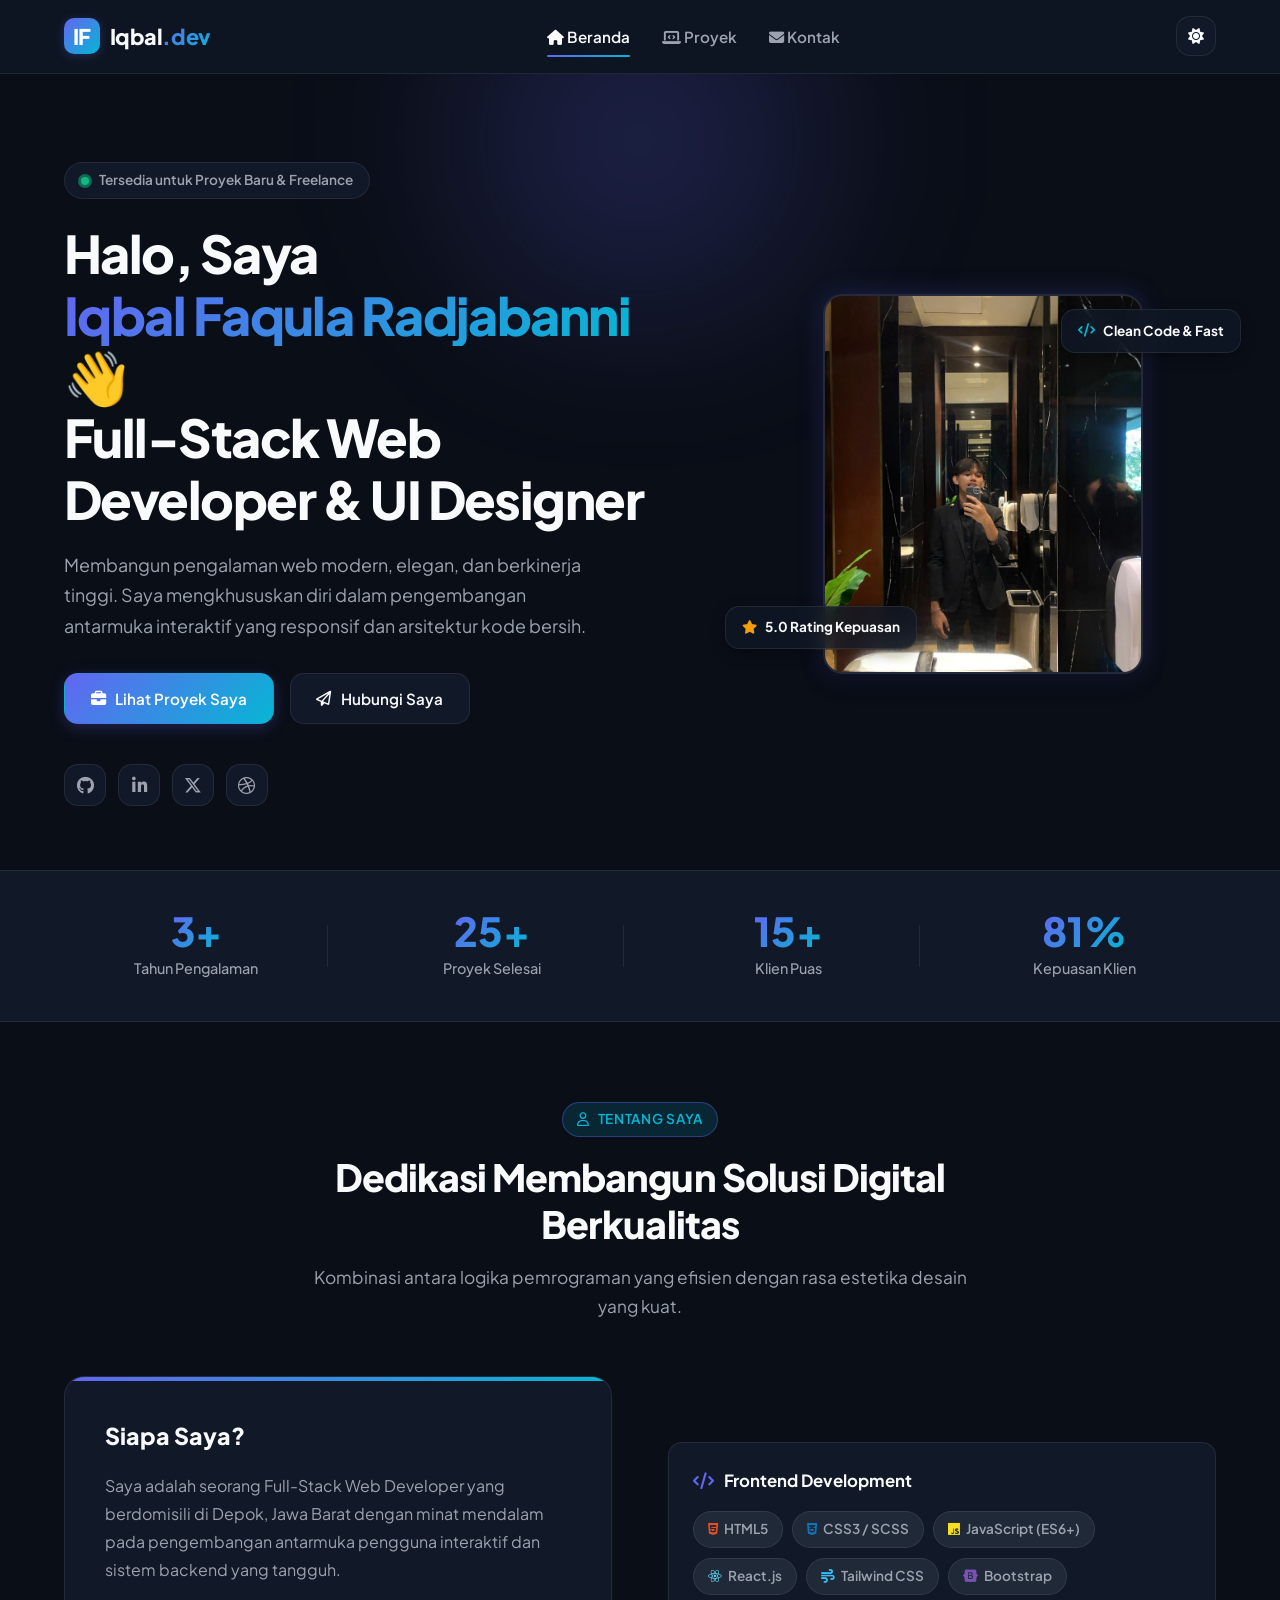
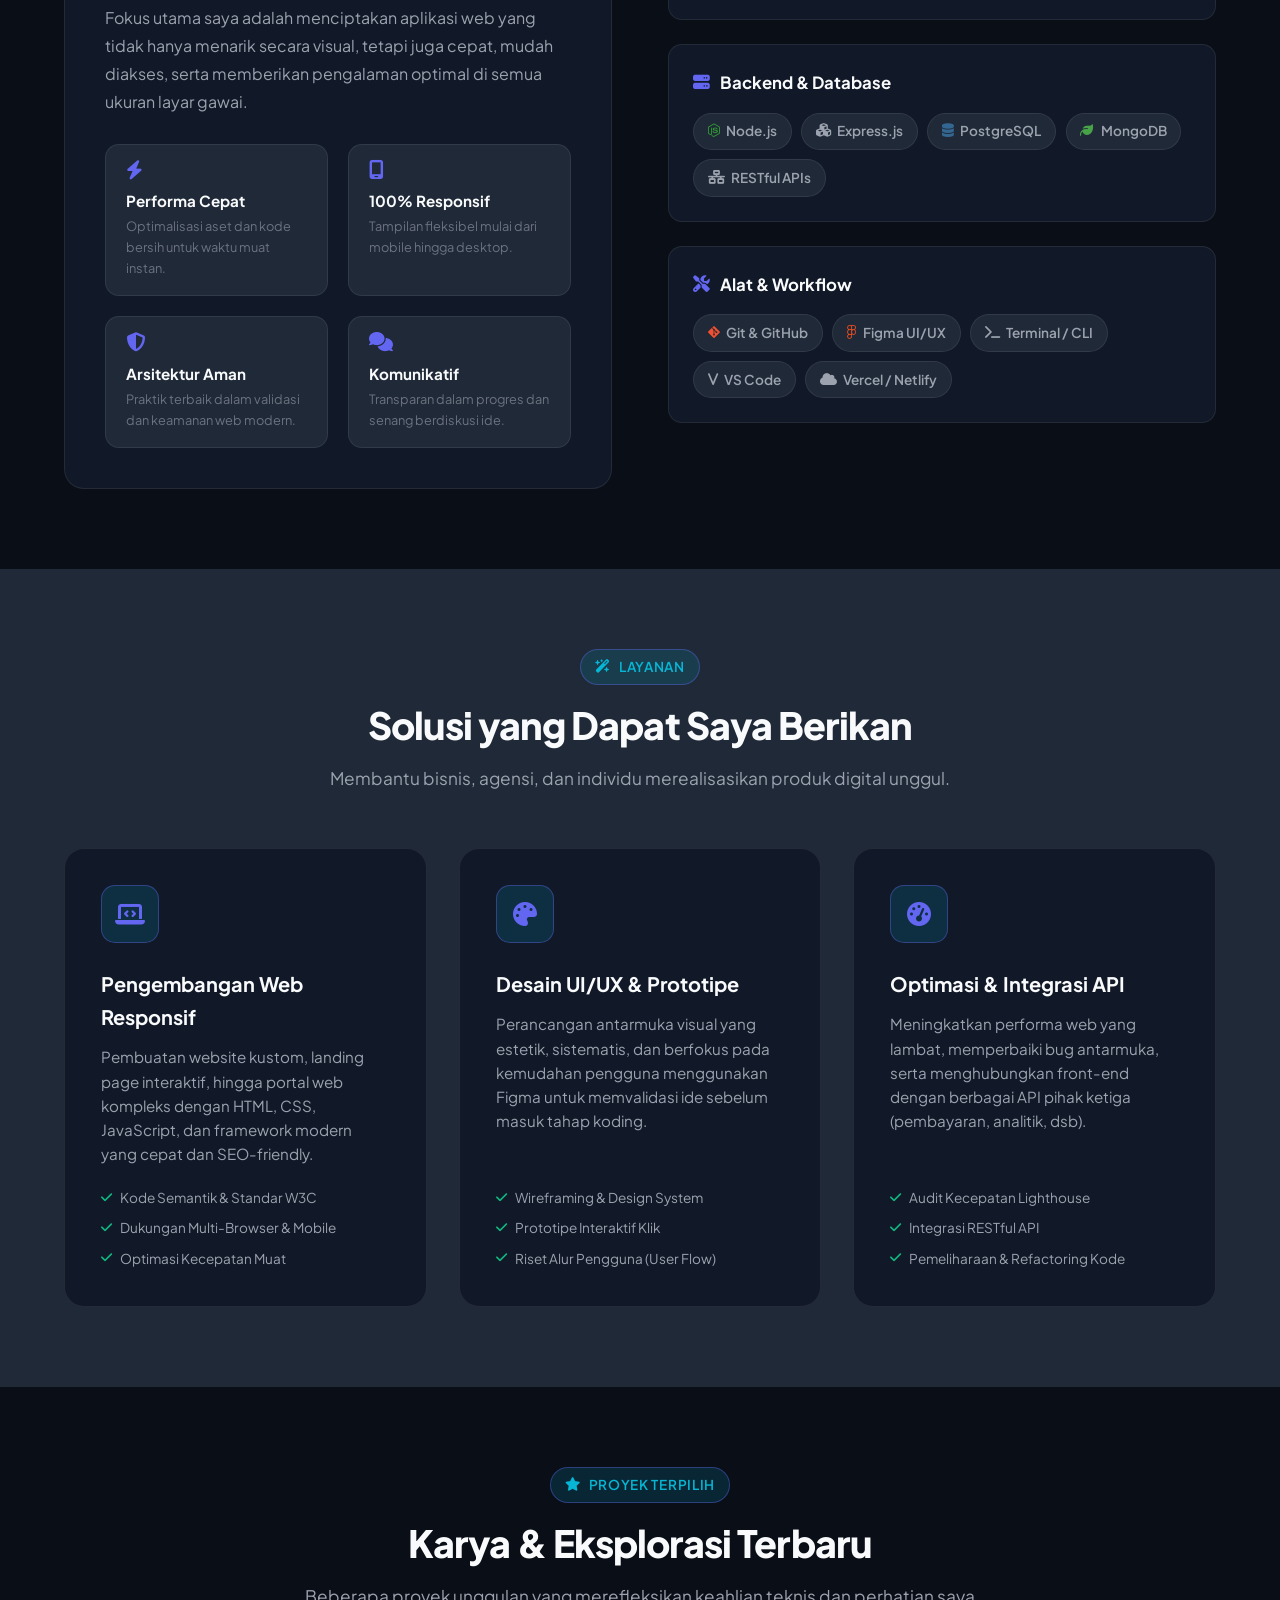
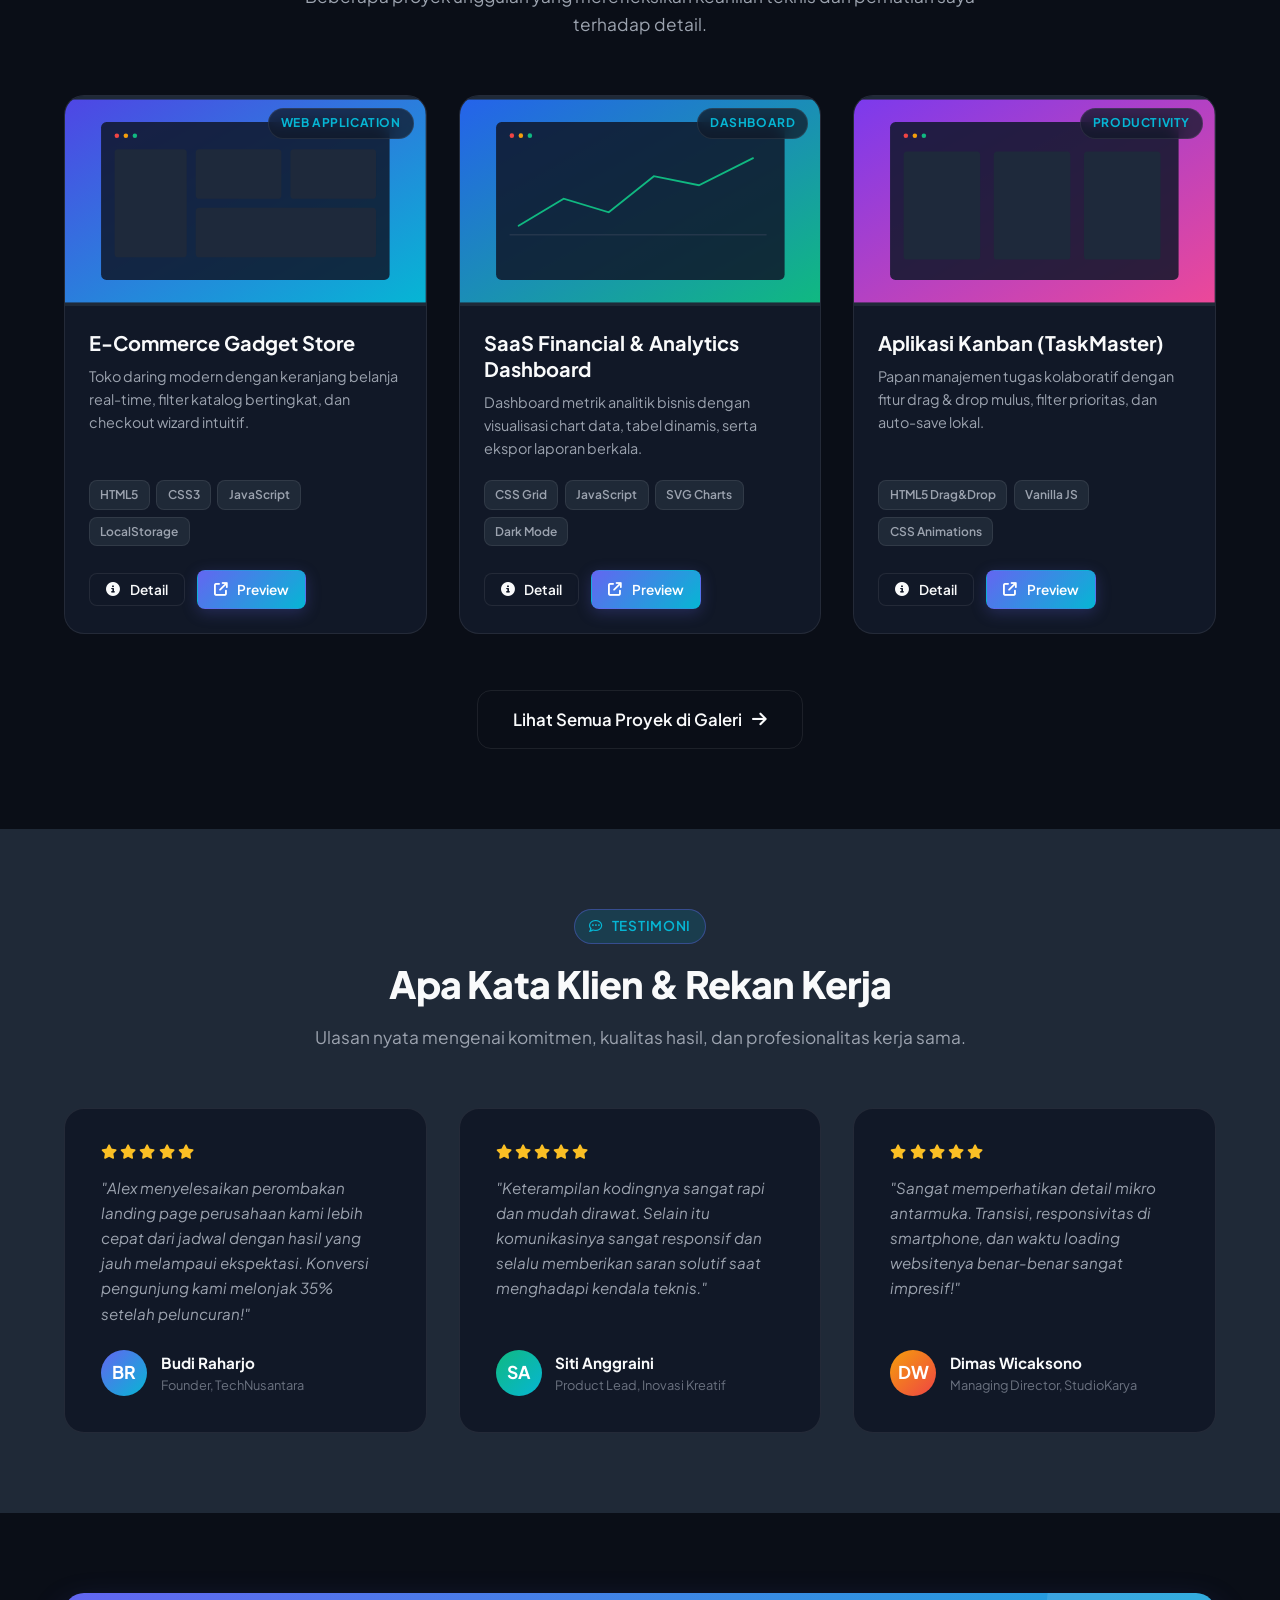
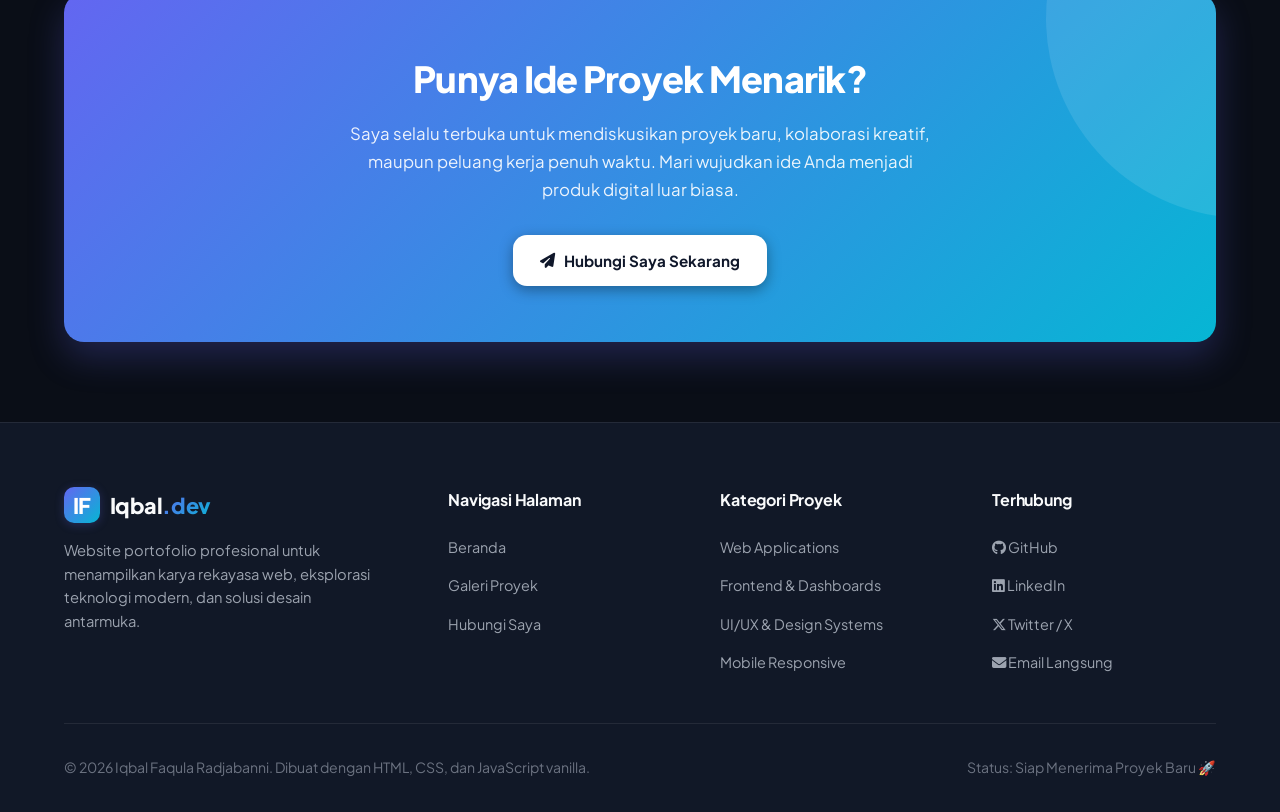
<file: index.html>
<!DOCTYPE html>
<html lang="id" data-theme="dark">
<head>
  <meta charset="UTF-8">
  <meta name="viewport" content="width=device-width, initial-scale=1.0">
  <meta name="description" content="Portofolio Pribadi Iqbal Faqula Radjabanni - Full-Stack Developer & UI/UX Designer. Berpengalaman membangun aplikasi web modern, responsif, dan performa tinggi.">
  <meta name="author" content="Iqbal Faqula Radjabanni">
  <title>Beranda | Portofolio Pribadi - Iqbal Faqula Radjabanni</title>

  <!-- Google Fonts: Plus Jakarta Sans -->
  <link rel="preconnect" href="https://fonts.googleapis.com">
  <link rel="preconnect" href="https://fonts.gstatic.com" crossorigin>
  <link href="https://fonts.googleapis.com/css2?family=Plus+Jakarta+Sans:wght@400;500;600;700;800&display=swap" rel="stylesheet">

  <!-- Font Awesome Icons -->
  <link rel="stylesheet" href="https://cdnjs.cloudflare.com/ajax/libs/font-awesome/6.5.1/css/all.min.css" integrity="sha512-DTOQO9RWCH3ppGqcWaEA1BIZOC6xxalwEsw9c2QQeAIftl+Vegovlnee1c9QX4TctnWMn13TZye+giMm8e2LwA==" crossorigin="anonymous" referrerpolicy="no-referrer" />

  <!-- Main CSS -->
  <link rel="stylesheet" href="css/style.css">
</head>
<body>

  <!-- ======================================================================
       HEADER / NAVBAR
       ====================================================================== -->
  <header class="header">
    <div class="container navbar">
      <a href="index.html" class="nav-brand" aria-label="Beranda Iqbal Faqula Radjabanni">
        <span class="nav-brand-logo">IF</span>
        <span>Iqbal<span class="gradient-text">.dev</span></span>
      </a>

      <!-- Navigation Links -->
      <nav id="nav-links" class="nav-links" aria-label="Navigasi Utama">
        <a href="index.html" class="nav-link active"><i class="fa-solid fa-house"></i> Beranda</a>
        <a href="proyek.html" class="nav-link"><i class="fa-solid fa-laptop-code"></i> Proyek</a>
        <a href="kontak.html" class="nav-link"><i class="fa-solid fa-envelope"></i> Kontak</a>
      </nav>

      <!-- Action Items: Theme Toggle & Hamburger -->
      <div class="nav-actions">
        <button id="theme-toggle" class="theme-toggle" aria-label="Beralih Mode Tema" title="Ganti Mode Tampilan">
          <i class="fa-solid fa-sun"></i>
        </button>
        <button id="hamburger-btn" class="hamburger" aria-label="Buka Menu Navigasi" aria-expanded="false">
          <span></span>
          <span></span>
          <span></span>
        </button>
      </div>
    </div>
  </header>

  <main>
    <!-- ======================================================================
         HERO SECTION
         ====================================================================== -->
    <section class="hero">
      <div class="hero-glow-bg"></div>
      <div class="container hero-grid">
        <div class="hero-info">
          <div class="hero-status-pill">
            <span class="status-dot"></span>
            <span>Tersedia untuk Proyek Baru & Freelance</span>
          </div>
          <h1 class="hero-title">
            Halo, Saya <span class="gradient-text">Iqbal Faqula Radjabanni</span> 👋<br>
            Full-Stack Web Developer & UI Designer
          </h1>
          <p class="hero-bio">
            Membangun pengalaman web modern, elegan, dan berkinerja tinggi. Saya mengkhususkan diri dalam pengembangan antarmuka interaktif yang responsif dan arsitektur kode bersih.
          </p>
          <div class="hero-cta">
            <a href="proyek.html" class="btn btn-primary">
              <i class="fa-solid fa-briefcase"></i> Lihat Proyek Saya
            </a>
            <a href="kontak.html" class="btn btn-secondary">
              <i class="fa-regular fa-paper-plane"></i> Hubungi Saya
            </a>
          </div>
          <div class="hero-socials">
            <a href="https://github.com/iqbalee-creator" target="_blank" rel="noopener noreferrer" class="social-link" aria-label="GitHub"><i class="fa-brands fa-github"></i></a>
            <a href="https://linkedin.com" target="_blank" rel="noopener noreferrer" class="social-link" aria-label="LinkedIn"><i class="fa-brands fa-linkedin-in"></i></a>
            <a href="https://twitter.com" target="_blank" rel="noopener noreferrer" class="social-link" aria-label="Twitter"><i class="fa-brands fa-x-twitter"></i></a>
            <a href="https://dribbble.com" target="_blank" rel="noopener noreferrer" class="social-link" aria-label="Dribbble"><i class="fa-brands fa-dribbble"></i></a>
          </div>
        </div>

        <!-- Hero Avatar Visual -->
        <div class="hero-visual">
          <div class="avatar-wrapper">
            <img src="img/profile.jpg" alt="Foto Profil Iqbal Faqula Radjabanni" class="avatar-img">
          </div>

          <!-- Floating Badges -->
          <div class="floating-badge badge-top-right">
            <i class="fa-solid fa-code" style="color: #06b6d4;"></i>
            <span>Clean Code & Fast</span>
          </div>
          <div class="floating-badge badge-bottom-left">
            <i class="fa-solid fa-star" style="color: #f59e0b;"></i>
            <span>5.0 Rating Kepuasan</span>
          </div>
        </div>
      </div>
    </section>

    <!-- ======================================================================
         STATS STRIP
         ====================================================================== -->
    <section class="stats-strip" aria-label="Statistik Pengalaman">
      <div class="container stats-grid">
        <div class="stat-item">
          <div class="stat-num gradient-text" data-target="3" data-suffix="+">3+</div>
          <div class="stat-label">Tahun Pengalaman</div>
        </div>
        <div class="stat-item">
          <div class="stat-num gradient-text" data-target="25" data-suffix="+">25+</div>
          <div class="stat-label">Proyek Selesai</div>
        </div>
        <div class="stat-item">
          <div class="stat-num gradient-text" data-target="15" data-suffix="+">15+</div>
          <div class="stat-label">Klien Puas</div>
        </div>
        <div class="stat-item">
          <div class="stat-num gradient-text" data-target="99" data-suffix="%">99%</div>
          <div class="stat-label">Kepuasan Klien</div>
        </div>
      </div>
    </section>

    <!-- ======================================================================
         ABOUT & SKILLS SECTION
         ====================================================================== -->
    <section class="section-padding" id="tentang">
      <div class="container">
        <div class="section-header">
          <span class="section-tag"><i class="fa-regular fa-user"></i> Tentang Saya</span>
          <h2 class="section-title">Dedikasi Membangun Solusi Digital Berkualitas</h2>
          <p class="section-desc">Kombinasi antara logika pemrograman yang efisien dengan rasa estetika desain yang kuat.</p>
        </div>

        <div class="about-grid">
          <!-- Left Column: Biography Card -->
          <div class="about-card">
            <h3 style="font-size: 1.45rem; font-weight: 800; margin-bottom: 1rem;">Siapa Saya?</h3>
            <p class="about-p">
              Saya adalah seorang Full-Stack Web Developer yang berdomisili di Depok, Jawa Barat dengan minat mendalam pada pengembangan antarmuka pengguna interaktif dan sistem backend yang tangguh.
            </p>
            <p class="about-p">
              Fokus utama saya adalah menciptakan aplikasi web yang tidak hanya menarik secara visual, tetapi juga cepat, mudah diakses, serta memberikan pengalaman optimal di semua ukuran layar gawai.
            </p>

            <div class="about-highlights">
              <div class="highlight-box">
                <i class="fa-solid fa-bolt"></i>
                <h4>Performa Cepat</h4>
                <p>Optimalisasi aset dan kode bersih untuk waktu muat instan.</p>
              </div>
              <div class="highlight-box">
                <i class="fa-solid fa-mobile-screen"></i>
                <h4>100% Responsif</h4>
                <p>Tampilan fleksibel mulai dari mobile hingga desktop.</p>
              </div>
              <div class="highlight-box">
                <i class="fa-solid fa-shield-halved"></i>
                <h4>Arsitektur Aman</h4>
                <p>Praktik terbaik dalam validasi dan keamanan web modern.</p>
              </div>
              <div class="highlight-box">
                <i class="fa-solid fa-comments"></i>
                <h4>Komunikatif</h4>
                <p>Transparan dalam progres dan senang berdiskusi ide.</p>
              </div>
            </div>
          </div>

          <!-- Right Column: Skills Categorized -->
          <div class="skills-column">
            <!-- Frontend -->
            <div class="skill-category">
              <div class="skill-cat-title">
                <i class="fa-solid fa-code"></i>
                <span>Frontend Development</span>
              </div>
              <div class="skill-tags">
                <span class="skill-tag"><i class="fa-brands fa-html5" style="color: #e34f26;"></i> HTML5</span>
                <span class="skill-tag"><i class="fa-brands fa-css3-alt" style="color: #1572b6;"></i> CSS3 / SCSS</span>
                <span class="skill-tag"><i class="fa-brands fa-js" style="color: #f7df1e;"></i> JavaScript (ES6+)</span>
                <span class="skill-tag"><i class="fa-brands fa-react" style="color: #61dafb;"></i> React.js</span>
                <span class="skill-tag"><i class="fa-solid fa-wind" style="color: #38bdf8;"></i> Tailwind CSS</span>
                <span class="skill-tag"><i class="fa-brands fa-bootstrap" style="color: #7952b3;"></i> Bootstrap</span>
              </div>
            </div>

            <!-- Backend & Databases -->
            <div class="skill-category">
              <div class="skill-cat-title">
                <i class="fa-solid fa-server"></i>
                <span>Backend & Database</span>
              </div>
              <div class="skill-tags">
                <span class="skill-tag"><i class="fa-brands fa-node-js" style="color: #339933;"></i> Node.js</span>
                <span class="skill-tag"><i class="fa-solid fa-cubes"></i> Express.js</span>
                <span class="skill-tag"><i class="fa-solid fa-database" style="color: #336791;"></i> PostgreSQL</span>
                <span class="skill-tag"><i class="fa-solid fa-leaf" style="color: #47a248;"></i> MongoDB</span>
                <span class="skill-tag"><i class="fa-solid fa-network-wired"></i> RESTful APIs</span>
              </div>
            </div>

            <!-- Tools & Workflow -->
            <div class="skill-category">
              <div class="skill-cat-title">
                <i class="fa-solid fa-screwdriver-wrench"></i>
                <span>Alat & Workflow</span>
              </div>
              <div class="skill-tags">
                <span class="skill-tag"><i class="fa-brands fa-git-alt" style="color: #f05032;"></i> Git & GitHub</span>
                <span class="skill-tag"><i class="fa-brands fa-figma" style="color: #f24e1e;"></i> Figma UI/UX</span>
                <span class="skill-tag"><i class="fa-solid fa-terminal"></i> Terminal / CLI</span>
                <span class="skill-tag"><i class="fa-solid fa-v"></i> VS Code</span>
                <span class="skill-tag"><i class="fa-solid fa-cloud"></i> Vercel / Netlify</span>
              </div>
            </div>
          </div>
        </div>
      </div>
    </section>

    <!-- ======================================================================
         SERVICES SECTION
         ====================================================================== -->
    <section class="section-padding" style="background: var(--bg-surface-elevated);" id="layanan">
      <div class="container">
        <div class="section-header">
          <span class="section-tag"><i class="fa-solid fa-wand-magic-sparkles"></i> Layanan</span>
          <h2 class="section-title">Solusi yang Dapat Saya Berikan</h2>
          <p class="section-desc">Membantu bisnis, agensi, dan individu merealisasikan produk digital unggul.</p>
        </div>

        <div class="services-grid">
          <!-- Service 1 -->
          <div class="service-card">
            <div class="service-icon">
              <i class="fa-solid fa-laptop-code"></i>
            </div>
            <h3 class="service-title">Pengembangan Web Responsif</h3>
            <p class="service-desc">
              Pembuatan website kustom, landing page interaktif, hingga portal web kompleks dengan HTML, CSS, JavaScript, dan framework modern yang cepat dan SEO-friendly.
            </p>
            <div class="service-features">
              <div class="service-feature"><i class="fa-solid fa-check"></i> Kode Semantik & Standar W3C</div>
              <div class="service-feature"><i class="fa-solid fa-check"></i> Dukungan Multi-Browser & Mobile</div>
              <div class="service-feature"><i class="fa-solid fa-check"></i> Optimasi Kecepatan Muat</div>
            </div>
          </div>

          <!-- Service 2 -->
          <div class="service-card">
            <div class="service-icon">
              <i class="fa-solid fa-palette"></i>
            </div>
            <h3 class="service-title">Desain UI/UX & Prototipe</h3>
            <p class="service-desc">
              Perancangan antarmuka visual yang estetik, sistematis, dan berfokus pada kemudahan pengguna menggunakan Figma untuk memvalidasi ide sebelum masuk tahap koding.
            </p>
            <div class="service-features">
              <div class="service-feature"><i class="fa-solid fa-check"></i> Wireframing & Design System</div>
              <div class="service-feature"><i class="fa-solid fa-check"></i> Prototipe Interaktif Klik</div>
              <div class="service-feature"><i class="fa-solid fa-check"></i> Riset Alur Pengguna (User Flow)</div>
            </div>
          </div>

          <!-- Service 3 -->
          <div class="service-card">
            <div class="service-icon">
              <i class="fa-solid fa-gauge-high"></i>
            </div>
            <h3 class="service-title">Optimasi & Integrasi API</h3>
            <p class="service-desc">
              Meningkatkan performa web yang lambat, memperbaiki bug antarmuka, serta menghubungkan front-end dengan berbagai API pihak ketiga (pembayaran, analitik, dsb).
            </p>
            <div class="service-features">
              <div class="service-feature"><i class="fa-solid fa-check"></i> Audit Kecepatan Lighthouse</div>
              <div class="service-feature"><i class="fa-solid fa-check"></i> Integrasi RESTful API</div>
              <div class="service-feature"><i class="fa-solid fa-check"></i> Pemeliharaan & Refactoring Kode</div>
            </div>
          </div>
        </div>
      </div>
    </section>

    <!-- ======================================================================
         FEATURED PROJECTS SECTION
         ====================================================================== -->
    <section class="section-padding" id="proyek-unggulan">
      <div class="container">
        <div class="section-header">
          <span class="section-tag"><i class="fa-solid fa-star"></i> Proyek Terpilih</span>
          <h2 class="section-title">Karya & Eksplorasi Terbaru</h2>
          <p class="section-desc">Beberapa proyek unggulan yang merefleksikan keahlian teknis dan perhatian saya terhadap detail.</p>
        </div>

        <div class="projects-grid">
          <!-- Project 1 -->
          <article class="project-card" data-category="web">
            <div class="project-thumb">
              <span class="project-category-badge">Web Application</span>
              <!-- SVG Visual Mockup -->
              <svg viewBox="0 0 800 450" width="100%" height="100%">
                <defs>
                  <linearGradient id="p1Grad" x1="0%" y1="0%" x2="100%" y2="100%">
                    <stop offset="0%" stop-color="#4f46e5" />
                    <stop offset="100%" stop-color="#06b6d4" />
                  </linearGradient>
                </defs>
                <rect width="100%" height="100%" fill="url(#p1Grad)" />
                <rect x="80" y="50" width="640" height="350" rx="12" fill="#0f172a" opacity="0.85" />
                <circle cx="115" cy="80" r="5" fill="#ef4444" />
                <circle cx="135" cy="80" r="5" fill="#f59e0b" />
                <circle cx="155" cy="80" r="5" fill="#10b981" />
                <rect x="110" y="110" width="160" height="240" rx="8" fill="#1e293b" />
                <rect x="290" y="110" width="190" height="110" rx="8" fill="#1e293b" />
                <rect x="500" y="110" width="190" height="110" rx="8" fill="#1e293b" />
                <rect x="290" y="240" width="400" height="110" rx="8" fill="#1e293b" />
              </svg>
            </div>
            <div class="project-content">
              <h3 class="project-title">E-Commerce Gadget Store</h3>
              <p class="project-desc">
                Toko daring modern dengan keranjang belanja real-time, filter katalog bertingkat, dan checkout wizard intuitif.
              </p>
              <div class="project-tech">
                <span class="tech-badge">HTML5</span>
                <span class="tech-badge">CSS3</span>
                <span class="tech-badge">JavaScript</span>
                <span class="tech-badge">LocalStorage</span>
              </div>
              <div class="project-actions">
                <button type="button" class="btn btn-secondary btn-sm open-modal-btn" data-id="1">
                  <i class="fa-solid fa-circle-info"></i> Detail
                </button>
                <a href="proyek.html" class="btn btn-primary btn-sm">
                  <i class="fa-solid fa-arrow-up-right-from-square"></i> Preview
                </a>
              </div>
            </div>
          </article>

          <!-- Project 2 -->
          <article class="project-card" data-category="frontend">
            <div class="project-thumb">
              <span class="project-category-badge">Dashboard</span>
              <svg viewBox="0 0 800 450" width="100%" height="100%">
                <defs>
                  <linearGradient id="p2Grad" x1="0%" y1="0%" x2="100%" y2="100%">
                    <stop offset="0%" stop-color="#2563eb" />
                    <stop offset="100%" stop-color="#10b981" />
                  </linearGradient>
                </defs>
                <rect width="100%" height="100%" fill="url(#p2Grad)" />
                <rect x="80" y="50" width="640" height="350" rx="12" fill="#0f172a" opacity="0.85" />
                <circle cx="115" cy="80" r="5" fill="#ef4444" />
                <circle cx="135" cy="80" r="5" fill="#f59e0b" />
                <circle cx="155" cy="80" r="5" fill="#10b981" />
                <line x1="110" y1="300" x2="680" y2="300" stroke="#334155" stroke-width="2"/>
                <polyline points="130,280 230,220 330,250 430,170 530,190 650,130" fill="none" stroke="#10b981" stroke-width="4" stroke-linecap="round"/>
              </svg>
            </div>
            <div class="project-content">
              <h3 class="project-title">SaaS Financial & Analytics Dashboard</h3>
              <p class="project-desc">
                Dashboard metrik analitik bisnis dengan visualisasi chart data, tabel dinamis, serta ekspor laporan berkala.
              </p>
              <div class="project-tech">
                <span class="tech-badge">CSS Grid</span>
                <span class="tech-badge">JavaScript</span>
                <span class="tech-badge">SVG Charts</span>
                <span class="tech-badge">Dark Mode</span>
              </div>
              <div class="project-actions">
                <button type="button" class="btn btn-secondary btn-sm open-modal-btn" data-id="2">
                  <i class="fa-solid fa-circle-info"></i> Detail
                </button>
                <a href="proyek.html" class="btn btn-primary btn-sm">
                  <i class="fa-solid fa-arrow-up-right-from-square"></i> Preview
                </a>
              </div>
            </div>
          </article>

          <!-- Project 3 -->
          <article class="project-card" data-category="web">
            <div class="project-thumb">
              <span class="project-category-badge">Productivity</span>
              <svg viewBox="0 0 800 450" width="100%" height="100%">
                <defs>
                  <linearGradient id="p3Grad" x1="0%" y1="0%" x2="100%" y2="100%">
                    <stop offset="0%" stop-color="#7c3aed" />
                    <stop offset="100%" stop-color="#ec4899" />
                  </linearGradient>
                </defs>
                <rect width="100%" height="100%" fill="url(#p3Grad)" />
                <rect x="80" y="50" width="640" height="350" rx="12" fill="#0f172a" opacity="0.85" />
                <circle cx="115" cy="80" r="5" fill="#ef4444" />
                <circle cx="135" cy="80" r="5" fill="#f59e0b" />
                <circle cx="155" cy="80" r="5" fill="#10b981" />
                <!-- 3 Kanban Columns -->
                <rect x="110" y="115" width="170" height="240" rx="8" fill="#1e293b" />
                <rect x="310" y="115" width="170" height="240" rx="8" fill="#1e293b" />
                <rect x="510" y="115" width="170" height="240" rx="8" fill="#1e293b" />
              </svg>
            </div>
            <div class="project-content">
              <h3 class="project-title">Aplikasi Kanban (TaskMaster)</h3>
              <p class="project-desc">
                Papan manajemen tugas kolaboratif dengan fitur drag & drop mulus, filter prioritas, dan auto-save lokal.
              </p>
              <div class="project-tech">
                <span class="tech-badge">HTML5 Drag&Drop</span>
                <span class="tech-badge">Vanilla JS</span>
                <span class="tech-badge">CSS Animations</span>
              </div>
              <div class="project-actions">
                <button type="button" class="btn btn-secondary btn-sm open-modal-btn" data-id="3">
                  <i class="fa-solid fa-circle-info"></i> Detail
                </button>
                <a href="proyek.html" class="btn btn-primary btn-sm">
                  <i class="fa-solid fa-arrow-up-right-from-square"></i> Preview
                </a>
              </div>
            </div>
          </article>
        </div>

        <!-- View All Projects Button -->
        <div style="text-align: center; margin-top: 3.5rem;">
          <a href="proyek.html" class="btn btn-outline" style="padding: 0.9rem 2.2rem; font-size: 1.05rem;">
            <span>Lihat Semua Proyek di Galeri</span>
            <i class="fa-solid fa-arrow-right"></i>
          </a>
        </div>
      </div>
    </section>

    <!-- ======================================================================
         TESTIMONIALS SECTION
         ====================================================================== -->
    <section class="section-padding" style="background: var(--bg-surface-elevated);" id="testimoni">
      <div class="container">
        <div class="section-header">
          <span class="section-tag"><i class="fa-regular fa-comment-dots"></i> Testimoni</span>
          <h2 class="section-title">Apa Kata Klien & Rekan Kerja</h2>
          <p class="section-desc">Ulasan nyata mengenai komitmen, kualitas hasil, dan profesionalitas kerja sama.</p>
        </div>

        <div class="testimonials-grid">
          <!-- Testimonial 1 -->
          <div class="testimonial-card">
            <div class="testimonial-stars">
              <i class="fa-solid fa-star"></i><i class="fa-solid fa-star"></i><i class="fa-solid fa-star"></i><i class="fa-solid fa-star"></i><i class="fa-solid fa-star"></i>
            </div>
            <p class="testimonial-text">
              "Alex menyelesaikan perombakan landing page perusahaan kami lebih cepat dari jadwal dengan hasil yang jauh melampaui ekspektasi. Konversi pengunjung kami melonjak 35% setelah peluncuran!"
            </p>
            <div class="testimonial-author">
              <div class="author-avatar">BR</div>
              <div>
                <div class="author-name">Budi Raharjo</div>
                <div class="author-role">Founder, TechNusantara</div>
              </div>
            </div>
          </div>

          <!-- Testimonial 2 -->
          <div class="testimonial-card">
            <div class="testimonial-stars">
              <i class="fa-solid fa-star"></i><i class="fa-solid fa-star"></i><i class="fa-solid fa-star"></i><i class="fa-solid fa-star"></i><i class="fa-solid fa-star"></i>
            </div>
            <p class="testimonial-text">
              "Keterampilan kodingnya sangat rapi dan mudah dirawat. Selain itu komunikasinya sangat responsif dan selalu memberikan saran solutif saat menghadapi kendala teknis."
            </p>
            <div class="testimonial-author">
              <div class="author-avatar" style="background: linear-gradient(135deg, #10b981, #06b6d4);">SA</div>
              <div>
                <div class="author-name">Siti Anggraini</div>
                <div class="author-role">Product Lead, Inovasi Kreatif</div>
              </div>
            </div>
          </div>

          <!-- Testimonial 3 -->
          <div class="testimonial-card">
            <div class="testimonial-stars">
              <i class="fa-solid fa-star"></i><i class="fa-solid fa-star"></i><i class="fa-solid fa-star"></i><i class="fa-solid fa-star"></i><i class="fa-solid fa-star"></i>
            </div>
            <p class="testimonial-text">
              "Sangat memperhatikan detail mikro antarmuka. Transisi, responsivitas di smartphone, dan waktu loading websitenya benar-benar sangat impresif!"
            </p>
            <div class="testimonial-author">
              <div class="author-avatar" style="background: linear-gradient(135deg, #f59e0b, #ef4444);">DW</div>
              <div>
                <div class="author-name">Dimas Wicaksono</div>
                <div class="author-role">Managing Director, StudioKarya</div>
              </div>
            </div>
          </div>
        </div>
      </div>
    </section>

    <!-- ======================================================================
         CTA BANNER
         ====================================================================== -->
    <section class="section-padding">
      <div class="container">
        <div class="cta-banner">
          <h2 class="cta-title">Punya Ide Proyek Menarik?</h2>
          <p class="cta-desc">
            Saya selalu terbuka untuk mendiskusikan proyek baru, kolaborasi kreatif, maupun peluang kerja penuh waktu. Mari wujudkan ide Anda menjadi produk digital luar biasa.
          </p>
          <a href="kontak.html" class="btn cta-btn">
            <i class="fa-solid fa-paper-plane"></i> Hubungi Saya Sekarang
          </a>
        </div>
      </div>
    </section>
  </main>

  <!-- ======================================================================
       PROJECT DETAIL MODAL POPUP
       ====================================================================== -->
  <div id="project-modal" class="modal-overlay" role="dialog" aria-modal="true" aria-labelledby="modal-title">
    <div class="modal-dialog">
      <button id="modal-close-btn" class="modal-close-btn" aria-label="Tutup Dialog Modal">
        <i class="fa-solid fa-xmark"></i>
      </button>
      <div id="modal-img-container" class="modal-hero-img"></div>
      <div class="modal-body">
        <span id="modal-category" class="modal-category-tag">Kategori</span>
        <h2 id="modal-title" class="modal-title">Judul Proyek</h2>
        <p id="modal-desc" class="modal-desc">Deskripsi proyek yang lengkap.</p>

        <div class="modal-detail-section">
          <h4 class="modal-detail-title"><i class="fa-solid fa-puzzle-piece" style="color: var(--accent-primary);"></i> Tantangan Proyek</h4>
          <p id="modal-challenges" class="modal-desc" style="margin-bottom: 0.8rem;"></p>
        </div>

        <div class="modal-detail-section">
          <h4 class="modal-detail-title"><i class="fa-solid fa-lightbulb" style="color: #f59e0b;"></i> Solusi Teknis</h4>
          <p id="modal-solution" class="modal-desc" style="margin-bottom: 0.8rem;"></p>
        </div>

        <div class="modal-detail-section">
          <h4 class="modal-detail-title"><i class="fa-solid fa-list-check" style="color: var(--success);"></i> Fitur Utama</h4>
          <div id="modal-features" class="modal-feature-list"></div>
        </div>

        <div class="modal-detail-section">
          <h4 class="modal-detail-title"><i class="fa-solid fa-layer-group" style="color: var(--accent-secondary);"></i> Teknologi yang Digunakan</h4>
          <div id="modal-tech" class="project-tech"></div>
        </div>

        <div class="modal-footer-actions">
          <a id="modal-live-btn" href="#" target="_blank" rel="noopener noreferrer" class="btn btn-primary btn-sm">
            <i class="fa-solid fa-arrow-up-right-from-square"></i> Demo Langsung
          </a>
          <a id="modal-github-btn" href="#" target="_blank" rel="noopener noreferrer" class="btn btn-secondary btn-sm">
            <i class="fa-brands fa-github"></i> Lihat Repository
          </a>
        </div>
      </div>
    </div>
  </div>

  <!-- ======================================================================
       FOOTER
       ====================================================================== -->
  <footer class="footer">
    <div class="container">
      <div class="footer-grid">
        <div>
          <a href="index.html" class="nav-brand">
            <span class="nav-brand-logo">IF</span>
            <span>Iqbal<span class="gradient-text">.dev</span></span>
          </a>
          <p class="footer-brand-p">
            Website portofolio profesional untuk menampilkan karya rekayasa web, eksplorasi teknologi modern, dan solusi desain antarmuka.
          </p>
        </div>
        <div>
          <h4 class="footer-col-title">Navigasi Halaman</h4>
          <ul class="footer-links">
            <li><a href="index.html" class="footer-link">Beranda</a></li>
            <li><a href="proyek.html" class="footer-link">Galeri Proyek</a></li>
            <li><a href="kontak.html" class="footer-link">Hubungi Saya</a></li>
          </ul>
        </div>
        <div>
          <h4 class="footer-col-title">Kategori Proyek</h4>
          <ul class="footer-links">
            <li><a href="proyek.html" class="footer-link">Web Applications</a></li>
            <li><a href="proyek.html" class="footer-link">Frontend & Dashboards</a></li>
            <li><a href="proyek.html" class="footer-link">UI/UX & Design Systems</a></li>
            <li><a href="proyek.html" class="footer-link">Mobile Responsive</a></li>
          </ul>
        </div>
        <div>
          <h4 class="footer-col-title">Terhubung</h4>
          <ul class="footer-links">
            <li><a href="https://github.com/iqbalee-creator" target="_blank" rel="noopener noreferrer" class="footer-link"><i class="fa-brands fa-github"></i> GitHub</a></li>
            <li><a href="https://linkedin.com" target="_blank" rel="noopener noreferrer" class="footer-link"><i class="fa-brands fa-linkedin"></i> LinkedIn</a></li>
            <li><a href="https://twitter.com" target="_blank" rel="noopener noreferrer" class="footer-link"><i class="fa-brands fa-x-twitter"></i> Twitter / X</a></li>
            <li><a href="mailto:rajabani86@gmail.com" class="footer-link"><i class="fa-solid fa-envelope"></i> Email Langsung</a></li>
          </ul>
        </div>
      </div>

      <div class="footer-bottom">
        <div>&copy; 2026 Iqbal Faqula Radjabanni. Dibuat dengan HTML, CSS, dan JavaScript vanilla.</div>
        <div>Status: Siap Menerima Proyek Baru 🚀</div>
      </div>
    </div>
  </footer>

  <!-- Back To Top Floating Button -->
  <button id="back-to-top" class="back-to-top" aria-label="Kembali ke Bagian Atas Halaman" title="Kembali ke Atas">
    <i class="fa-solid fa-arrow-up"></i>
  </button>

  <!-- JavaScript -->
  <script src="js/script.js"></script>
</body>
</html>
</file>
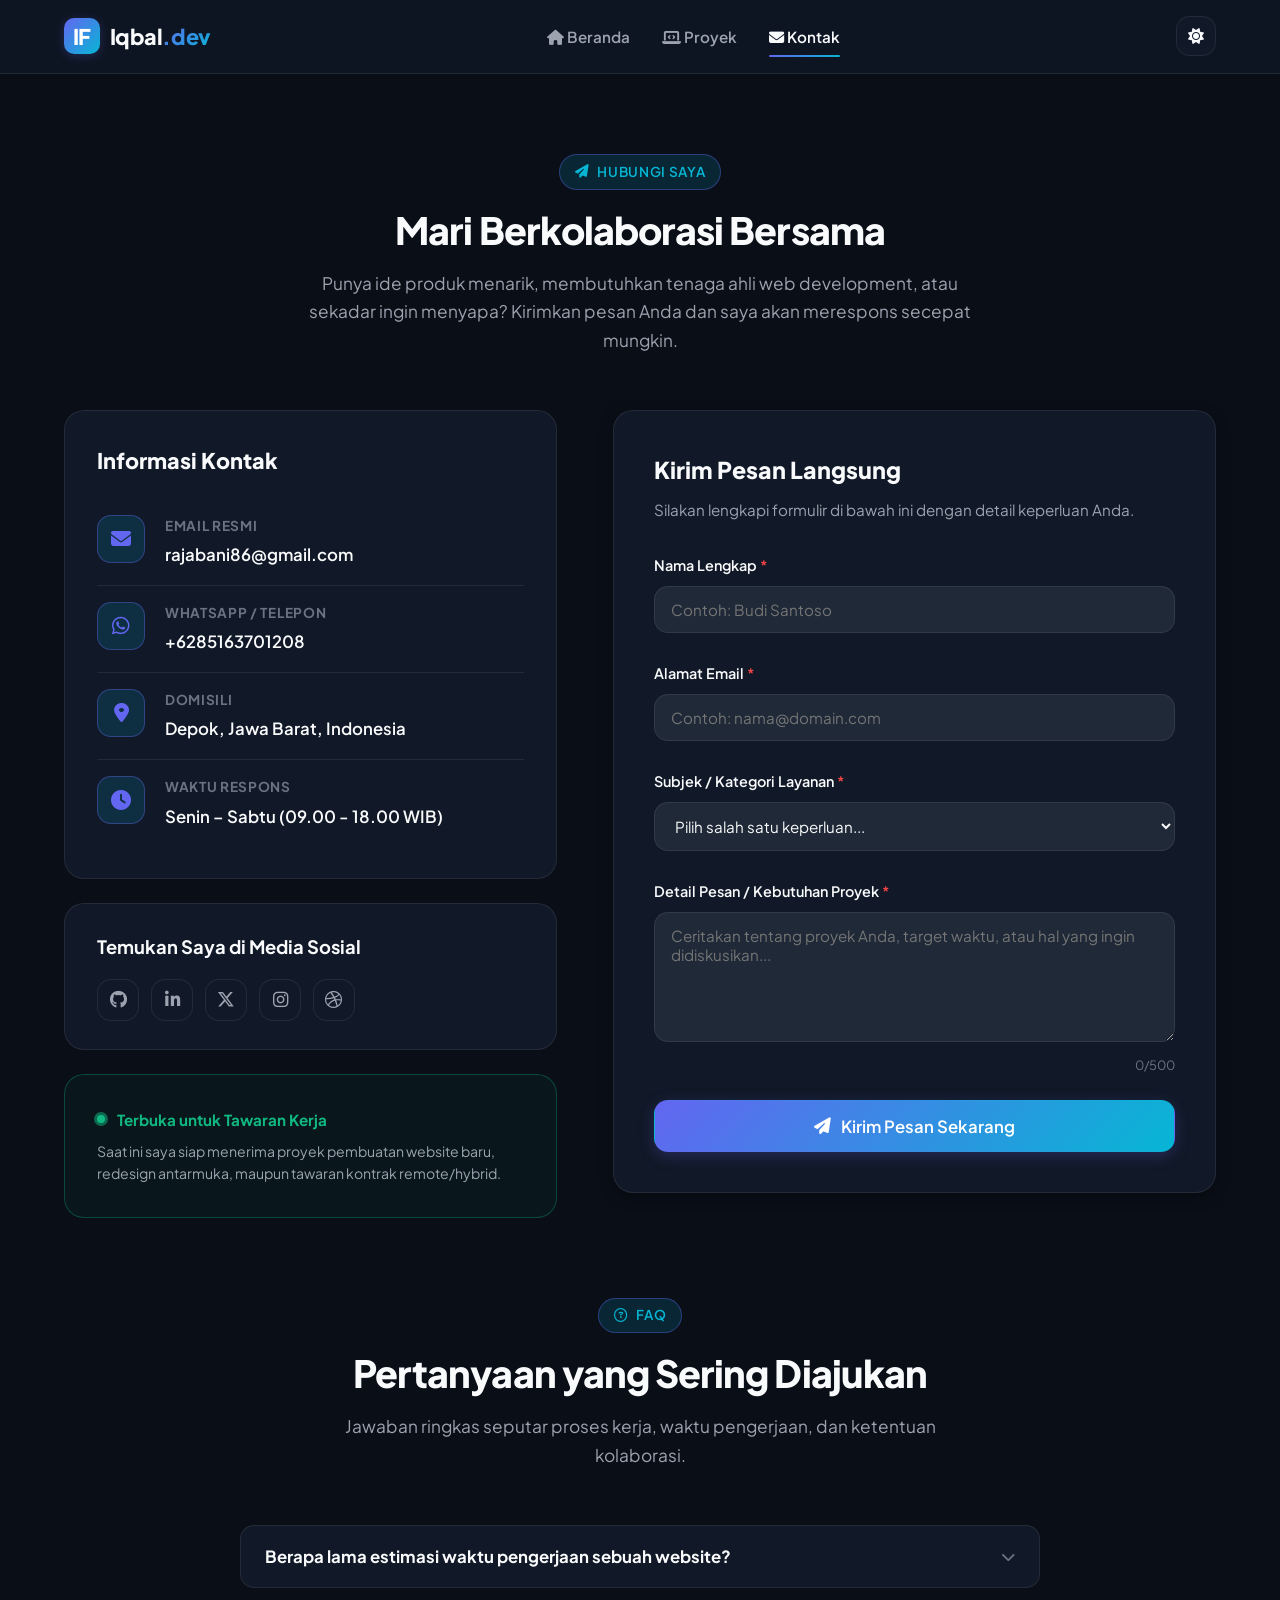
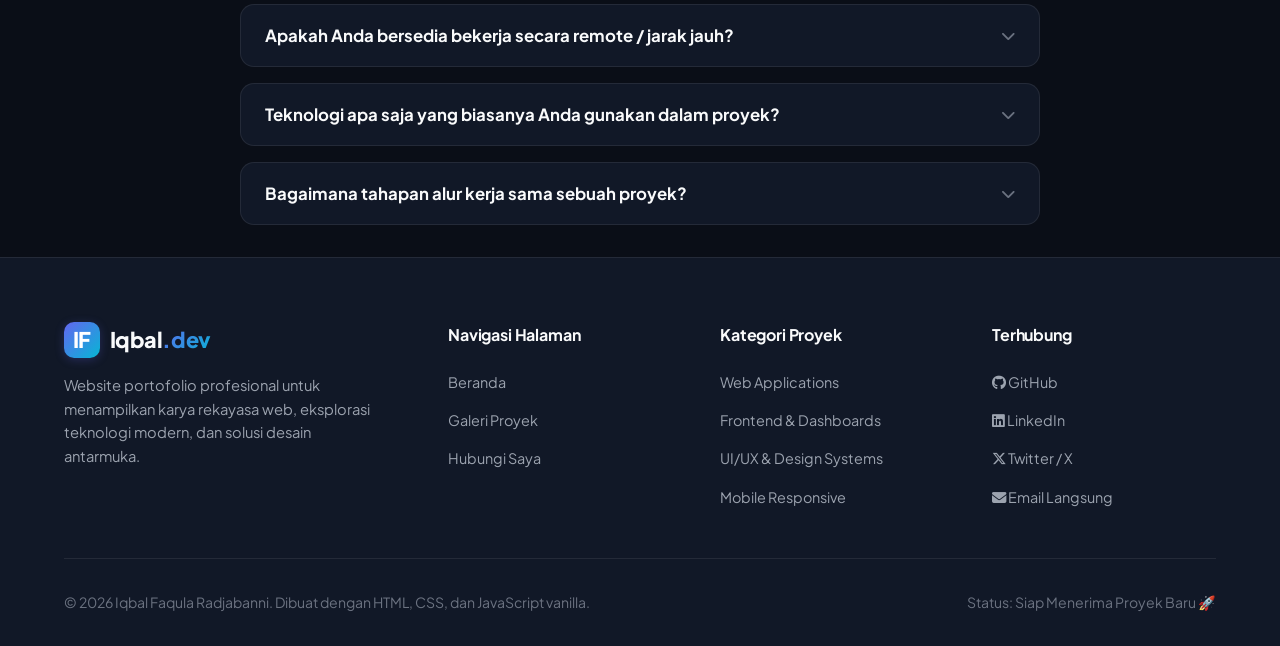
<file: kontak.html>
<!DOCTYPE html>
<html lang="id" data-theme="dark">
<head>
  <meta charset="UTF-8">
  <meta name="viewport" content="width=device-width, initial-scale=1.0">
  <meta name="description" content="Hubungi Iqbal Faqula Radjabanni - Konsultasikan kebutuhan proyek aplikasi web, kolaborasi UI/UX, atau tawaran pekerjaan.">
  <meta name="author" content="Iqbal Faqula Radjabanni">
  <title>Kontak | Portofolio Pribadi - Iqbal Faqula Radjabanni</title>

  <!-- Google Fonts: Plus Jakarta Sans -->
  <link rel="preconnect" href="https://fonts.googleapis.com">
  <link rel="preconnect" href="https://fonts.gstatic.com" crossorigin>
  <link href="https://fonts.googleapis.com/css2?family=Plus+Jakarta+Sans:wght@400;500;600;700;800&display=swap" rel="stylesheet">

  <!-- Font Awesome Icons -->
  <link rel="stylesheet" href="https://cdnjs.cloudflare.com/ajax/libs/font-awesome/6.5.1/css/all.min.css" integrity="sha512-DTOQO9RWCH3ppGqcWaEA1BIZOC6xxalwEsw9c2QQeAIftl+Vegovlnee1c9QX4TctnWMn13TZye+giMm8e2LwA==" crossorigin="anonymous" referrerpolicy="no-referrer" />

  <!-- Main CSS -->
  <link rel="stylesheet" href="css/style.css">
</head>
<body>

  <!-- ======================================================================
       HEADER / NAVBAR
       ====================================================================== -->
  <header class="header">
    <div class="container navbar">
      <a href="index.html" class="nav-brand" aria-label="Beranda Iqbal Faqula Radjabanni">
        <span class="nav-brand-logo">IF</span>
        <span>Iqbal<span class="gradient-text">.dev</span></span>
      </a>

      <!-- Navigation Links -->
      <nav id="nav-links" class="nav-links" aria-label="Navigasi Utama">
        <a href="index.html" class="nav-link"><i class="fa-solid fa-house"></i> Beranda</a>
        <a href="proyek.html" class="nav-link"><i class="fa-solid fa-laptop-code"></i> Proyek</a>
        <a href="kontak.html" class="nav-link active"><i class="fa-solid fa-envelope"></i> Kontak</a>
      </nav>

      <!-- Action Items: Theme Toggle & Hamburger -->
      <div class="nav-actions">
        <button id="theme-toggle" class="theme-toggle" aria-label="Beralih Mode Tema" title="Ganti Mode Tampilan">
          <i class="fa-solid fa-sun"></i>
        </button>
        <button id="hamburger-btn" class="hamburger" aria-label="Buka Menu Navigasi" aria-expanded="false">
          <span></span>
          <span></span>
          <span></span>
        </button>
      </div>
    </div>
  </header>

  <main>
    <!-- ======================================================================
         PAGE HERO BANNER
         ====================================================================== -->
    <section class="section-padding" style="padding-bottom: 2rem;">
      <div class="container">
        <div class="section-header">
          <span class="section-tag"><i class="fa-solid fa-paper-plane"></i> Hubungi Saya</span>
          <h1 class="section-title">Mari Berkolaborasi Bersama</h1>
          <p class="section-desc">
            Punya ide produk menarik, membutuhkan tenaga ahli web development, atau sekadar ingin menyapa? Kirimkan pesan Anda dan saya akan merespons secepat mungkin.
          </p>
        </div>

        <!-- ==================================================================
             CONTACT SECTION GRID
             ================================================================== -->
        <div class="contact-grid">
          
          <!-- Left Column: Direct Info & Channels -->
          <div class="contact-info-panel">
            <div class="contact-info-card">
              <h2 style="font-size: 1.35rem; font-weight: 800; margin-bottom: 1.25rem;">Informasi Kontak</h2>

              <!-- Email -->
              <div class="contact-method">
                <div class="contact-icon-box">
                  <i class="fa-solid fa-envelope"></i>
                </div>
                <div class="contact-method-info">
                  <h4>Email Resmi</h4>
                  <a href="mailto:rajabani86@gmail.com">rajabani86@gmail.com</a>
                </div>
              </div>

              <!-- Phone / WhatsApp -->
              <div class="contact-method">
                <div class="contact-icon-box">
                  <i class="fa-brands fa-whatsapp"></i>
                </div>
                <div class="contact-method-info">
                  <h4>WhatsApp / Telepon</h4>
                  <a href="https://wa.me/6285163701208" target="_blank" rel="noopener noreferrer">+6285163701208</a>
                </div>
              </div>

              <!-- Location -->
              <div class="contact-method">
                <div class="contact-icon-box">
                  <i class="fa-solid fa-location-dot"></i>
                </div>
                <div class="contact-method-info">
                  <h4>Domisili</h4>
                  <p>Depok, Jawa Barat, Indonesia</p>
                </div>
              </div>

              <!-- Working Hours -->
              <div class="contact-method">
                <div class="contact-icon-box">
                  <i class="fa-solid fa-clock"></i>
                </div>
                <div class="contact-method-info">
                  <h4>Waktu Respons</h4>
                  <p>Senin – Sabtu (09.00 - 18.00 WIB)</p>
                </div>
              </div>
            </div>

            <!-- Social Links Card -->
            <div class="contact-info-card" style="padding: 1.75rem 2rem;">
              <h3 style="font-size: 1.15rem; font-weight: 700; margin-bottom: 1rem;">Temukan Saya di Media Sosial</h3>
              <div class="hero-socials">
                <a href="https://github.com/iqbalee-creator" target="_blank" rel="noopener noreferrer" class="social-link" aria-label="GitHub"><i class="fa-brands fa-github"></i></a>
                <a href="https://linkedin.com" target="_blank" rel="noopener noreferrer" class="social-link" aria-label="LinkedIn"><i class="fa-brands fa-linkedin-in"></i></a>
                <a href="https://twitter.com" target="_blank" rel="noopener noreferrer" class="social-link" aria-label="Twitter"><i class="fa-brands fa-x-twitter"></i></a>
                <a href="https://instagram.com" target="_blank" rel="noopener noreferrer" class="social-link" aria-label="Instagram"><i class="fa-brands fa-instagram"></i></a>
                <a href="https://dribbble.com" target="_blank" rel="noopener noreferrer" class="social-link" aria-label="Dribbble"><i class="fa-brands fa-dribbble"></i></a>
              </div>
            </div>

            <!-- Availability Card -->
            <div class="contact-info-card" style="border-color: rgba(16, 185, 129, 0.3); background: rgba(16, 185, 129, 0.05);">
              <div style="display: flex; align-items: center; gap: 0.75rem; margin-bottom: 0.5rem;">
                <span class="status-dot"></span>
                <span style="font-weight: 700; color: var(--success); font-size: 0.95rem;">Terbuka untuk Tawaran Kerja</span>
              </div>
              <p style="font-size: 0.88rem; color: var(--text-secondary); line-height: 1.6;">
                Saat ini saya siap menerima proyek pembuatan website baru, redesign antarmuka, maupun tawaran kontrak remote/hybrid.
              </p>
            </div>
          </div>

          <!-- Right Column: Interactive Form -->
          <div class="contact-form-panel">
            <h2 style="font-size: 1.45rem; font-weight: 800; margin-bottom: 0.5rem;">Kirim Pesan Langsung</h2>
            <p style="color: var(--text-secondary); font-size: 0.95rem; margin-bottom: 2rem;">
              Silakan lengkapi formulir di bawah ini dengan detail keperluan Anda.
            </p>

            <form id="contact-form" novalidate>
              <!-- Name Input -->
              <div class="form-group">
                <label for="nama" class="form-label">Nama Lengkap <span class="required">*</span></label>
                <input type="text" id="nama" class="form-input" placeholder="Contoh: Budi Santoso" autocomplete="name" required>
                <div class="input-helper">
                  <span class="form-error">Mohon masukkan nama lengkap Anda.</span>
                </div>
              </div>

              <!-- Email Input -->
              <div class="form-group">
                <label for="email" class="form-label">Alamat Email <span class="required">*</span></label>
                <input type="email" id="email" class="form-input" placeholder="Contoh: nama@domain.com" autocomplete="email" required>
                <div class="input-helper">
                  <span class="form-error">Masukkan format email yang valid.</span>
                </div>
              </div>

              <!-- Subject / Service Category -->
              <div class="form-group">
                <label for="subjek" class="form-label">Subjek / Kategori Layanan <span class="required">*</span></label>
                <select id="subjek" class="form-select" required>
                  <option value="" disabled selected>Pilih salah satu keperluan...</option>
                  <option value="Pengembangan Website Baru">Pengembangan Website Baru (Fullstack)</option>
                  <option value="Desain UI/UX & Prototipe">Desain UI/UX & Prototipe Figma</option>
                  <option value="Optimasi Performa & Bug Fixing">Optimasi Performa Web / Bug Fixing</option>
                  <option value="Peluang Kerja Penuh / Kontrak">Peluang Kerja Penuh Waktu / Kontrak</option>
                  <option value="Pertanyaan Umum / Diskusi">Pertanyaan Umum / Diskusi Kolaborasi</option>
                </select>
                <div class="input-helper">
                  <span class="form-error">Silakan pilih subjek pesan.</span>
                </div>
              </div>

              <!-- Message Textarea -->
              <div class="form-group">
                <label for="pesan" class="form-label">Detail Pesan / Kebutuhan Proyek <span class="required">*</span></label>
                <textarea id="pesan" class="form-textarea" placeholder="Ceritakan tentang proyek Anda, target waktu, atau hal yang ingin didiskusikan..." maxlength="500" required></textarea>
                <div class="input-helper">
                  <span class="form-error">Pesan minimal 10 karakter.</span>
                  <span id="char-count" class="char-counter">0/500</span>
                </div>
              </div>

              <!-- Submit Button -->
              <button type="submit" class="btn btn-primary" style="width: 100%; padding: 0.9rem; font-size: 1.05rem;">
                <i class="fa-solid fa-paper-plane"></i>
                <span>Kirim Pesan Sekarang</span>
              </button>
            </form>
          </div>

        </div>

        <!-- ==================================================================
             FAQ SECTION (ACCORDION)
             ================================================================== -->
        <section class="faq-section">
          <div class="section-header">
            <span class="section-tag"><i class="fa-regular fa-circle-question"></i> FAQ</span>
            <h2 class="section-title">Pertanyaan yang Sering Diajukan</h2>
            <p class="section-desc">Jawaban ringkas seputar proses kerja, waktu pengerjaan, dan ketentuan kolaborasi.</p>
          </div>

          <div class="faq-list">
            <!-- FAQ 1 -->
            <div class="faq-item">
              <button type="button" class="faq-question">
                <span>Berapa lama estimasi waktu pengerjaan sebuah website?</span>
                <i class="fa-solid fa-chevron-down faq-icon"></i>
              </button>
              <div class="faq-answer">
                <div class="faq-answer-inner">
                  Waktu pengerjaan bergantung pada kompleksitas dan jumlah fitur. Untuk landing page sederhana biasanya memakan waktu 3–7 hari kerja. Sedangkan untuk website portofolio kustom, profil perusahaan, atau aplikasi web interaktif berkisar antara 2–4 minggu.
                </div>
              </div>
            </div>

            <!-- FAQ 2 -->
            <div class="faq-item">
              <button type="button" class="faq-question">
                <span>Apakah Anda bersedia bekerja secara remote / jarak jauh?</span>
                <i class="fa-solid fa-chevron-down faq-icon"></i>
              </button>
              <div class="faq-answer">
                <div class="faq-answer-inner">
                  Tentu saja! Saya sangat terbiasa bekerja secara remote dengan klien dari berbagai zona waktu. Kami dapat berkomunikasi secara efisien melalui Google Meet, Zoom, Slack, WhatsApp, atau email.
                </div>
              </div>
            </div>

            <!-- FAQ 3 -->
            <div class="faq-item">
              <button type="button" class="faq-question">
                <span>Teknologi apa saja yang biasanya Anda gunakan dalam proyek?</span>
                <i class="fa-solid fa-chevron-down faq-icon"></i>
              </button>
              <div class="faq-answer">
                <div class="faq-answer-inner">
                  Untuk frontend, saya mengandalkan HTML5 semantik, modern CSS3 (Flexbox, Grid, Variabel), JavaScript ES6+, React.js, dan Tailwind CSS. Di sisi perancangan, saya menggunakan Figma, dan untuk backend saya menggunakan Node.js, Express, serta database SQL maupun NoSQL.
                </div>
              </div>
            </div>

            <!-- FAQ 4 -->
            <div class="faq-item">
              <button type="button" class="faq-question">
                <span>Bagaimana tahapan alur kerja sama sebuah proyek?</span>
                <i class="fa-solid fa-chevron-down faq-icon"></i>
              </button>
              <div class="faq-answer">
                <div class="faq-answer-inner">
                  Alur kerja biasanya terbagi menjadi 4 tahap: (1) Diskusi kebutuhan & penentuan lingkup proyek (scope), (2) Pembuatan wireframe atau mock-up desain, (3) Tahap pengkodean & pengembangan fungsionalitas, dan (4) Pengujian (testing), revisi akhir, serta peluncuran (deployment).
                </div>
              </div>
            </div>
          </div>
        </section>

      </div>
    </section>
  </main>

  <!-- ======================================================================
       FOOTER
       ====================================================================== -->
  <footer class="footer">
    <div class="container">
      <div class="footer-grid">
        <div>
          <a href="index.html" class="nav-brand">
            <span class="nav-brand-logo">IF</span>
            <span>Iqbal<span class="gradient-text">.dev</span></span>
          </a>
          <p class="footer-brand-p">
            Website portofolio profesional untuk menampilkan karya rekayasa web, eksplorasi teknologi modern, dan solusi desain antarmuka.
          </p>
        </div>
        <div>
          <h4 class="footer-col-title">Navigasi Halaman</h4>
          <ul class="footer-links">
            <li><a href="index.html" class="footer-link">Beranda</a></li>
            <li><a href="proyek.html" class="footer-link">Galeri Proyek</a></li>
            <li><a href="kontak.html" class="footer-link">Hubungi Saya</a></li>
          </ul>
        </div>
        <div>
          <h4 class="footer-col-title">Kategori Proyek</h4>
          <ul class="footer-links">
            <li><a href="proyek.html" class="footer-link">Web Applications</a></li>
            <li><a href="proyek.html" class="footer-link">Frontend & Dashboards</a></li>
            <li><a href="proyek.html" class="footer-link">UI/UX & Design Systems</a></li>
            <li><a href="proyek.html" class="footer-link">Mobile Responsive</a></li>
          </ul>
        </div>
        <div>
          <h4 class="footer-col-title">Terhubung</h4>
          <ul class="footer-links">
            <li><a href="https://github.com/iqbalee-creator" target="_blank" rel="noopener noreferrer" class="footer-link"><i class="fa-brands fa-github"></i> GitHub</a></li>
            <li><a href="https://linkedin.com" target="_blank" rel="noopener noreferrer" class="footer-link"><i class="fa-brands fa-linkedin"></i> LinkedIn</a></li>
            <li><a href="https://twitter.com" target="_blank" rel="noopener noreferrer" class="footer-link"><i class="fa-brands fa-x-twitter"></i> Twitter / X</a></li>
            <li><a href="mailto:rajabani86@gmail.com" class="footer-link"><i class="fa-solid fa-envelope"></i> Email Langsung</a></li>
          </ul>
        </div>
      </div>

      <div class="footer-bottom">
        <div>&copy; 2026 Iqbal Faqula Radjabanni. Dibuat dengan HTML, CSS, dan JavaScript vanilla.</div>
        <div>Status: Siap Menerima Proyek Baru 🚀</div>
      </div>
    </div>
  </footer>

  <!-- Back To Top Floating Button -->
  <button id="back-to-top" class="back-to-top" aria-label="Kembali ke Bagian Atas Halaman" title="Kembali ke Atas">
    <i class="fa-solid fa-arrow-up"></i>
  </button>

  <!-- JavaScript -->
  <script src="js/script.js"></script>
</body>
</html>
</file>
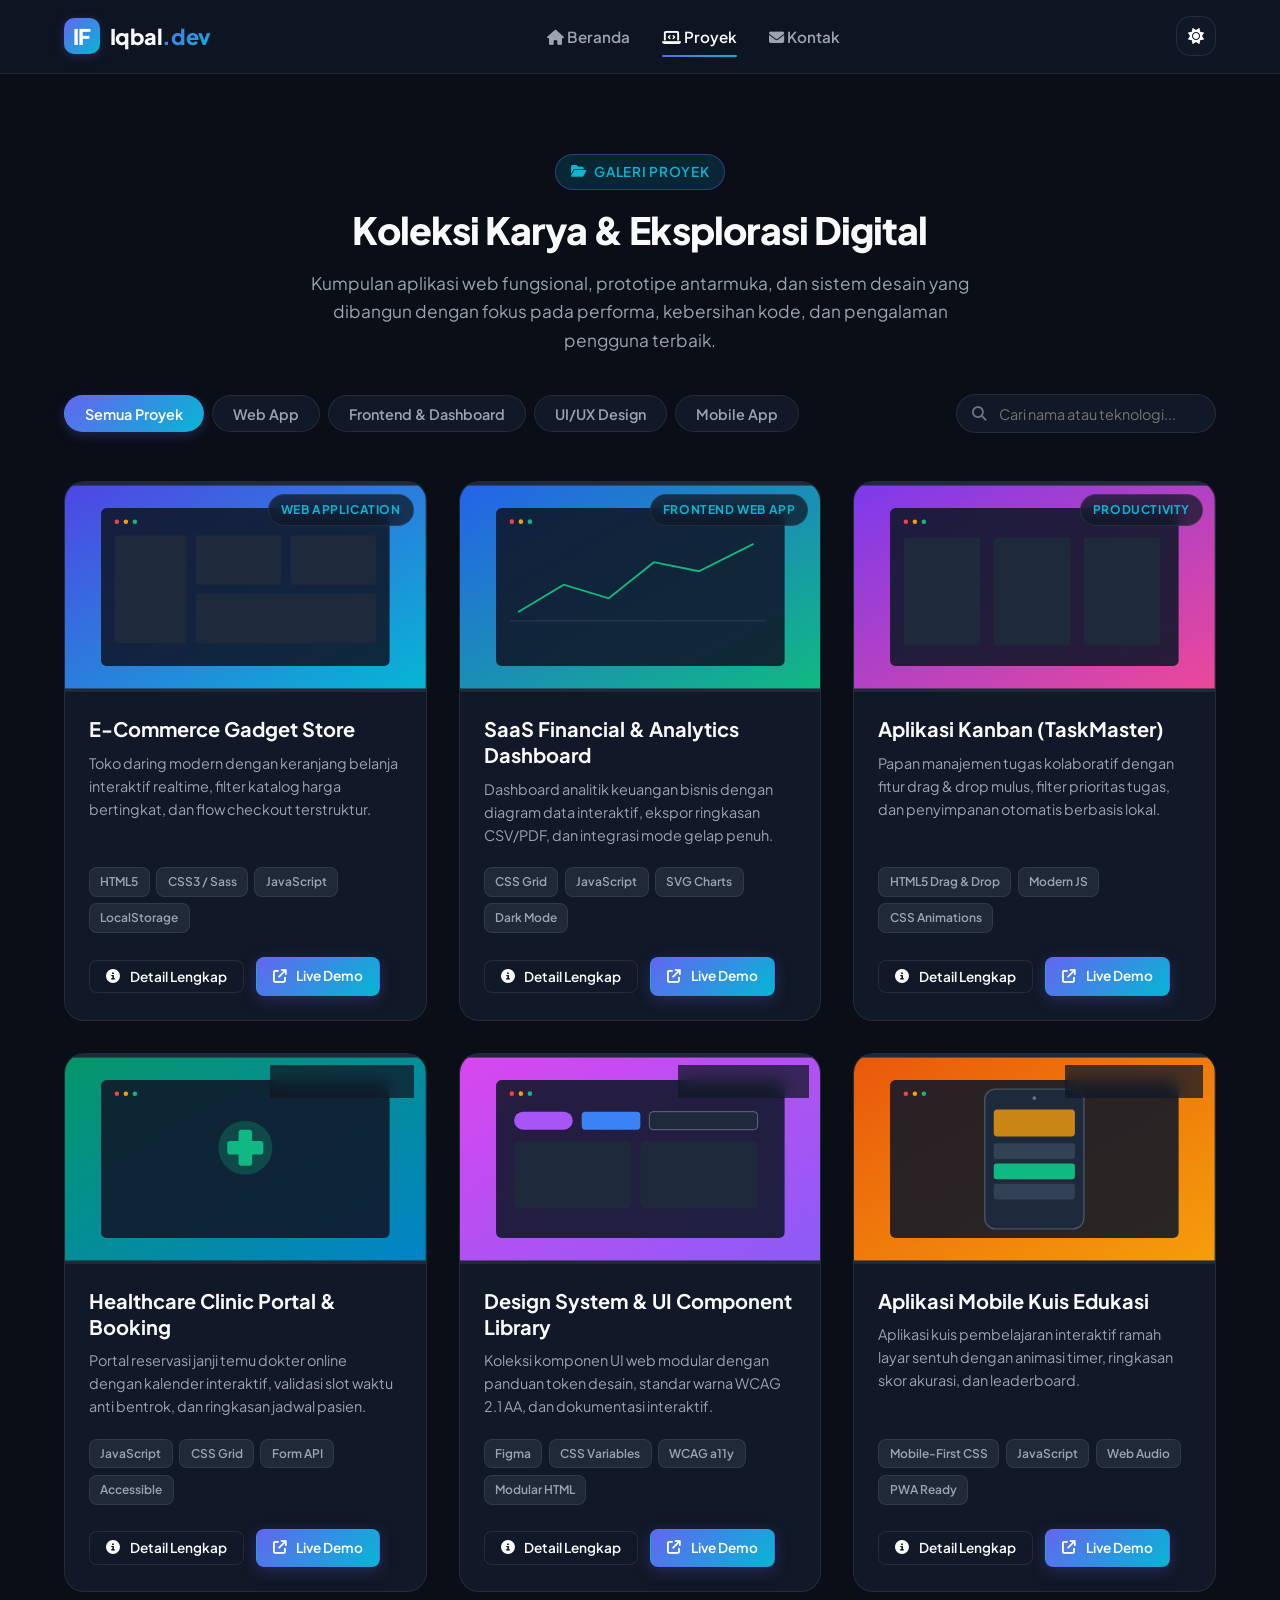
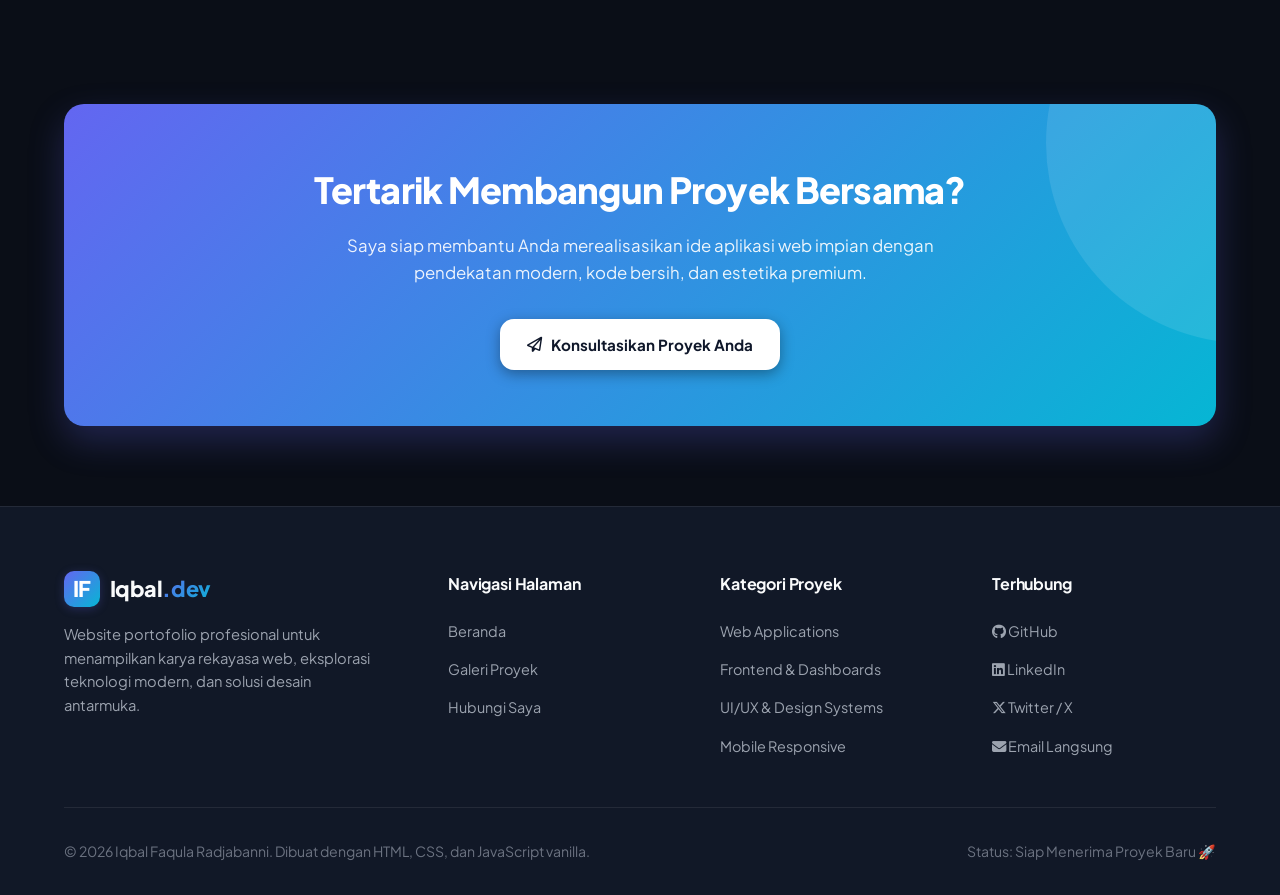
<file: proyek.html>
<!DOCTYPE html>
<html lang="id" data-theme="dark">
<head>
  <meta charset="UTF-8">
  <meta name="viewport" content="width=device-width, initial-scale=1.0">
  <meta name="description" content="Galeri Proyek Lengkap Iqbal Faqula Radjabanni - Eksplorasi aplikasi web, dashboard bisnis, antarmuka mobile, dan design system.">
  <meta name="author" content="Iqbal Faqula Radjabanni">
  <title>Proyek | Portofolio Pribadi - Iqbal Faqula Radjabanni</title>

  <!-- Google Fonts: Plus Jakarta Sans -->
  <link rel="preconnect" href="https://fonts.googleapis.com">
  <link rel="preconnect" href="https://fonts.gstatic.com" crossorigin>
  <link href="https://fonts.googleapis.com/css2?family=Plus+Jakarta+Sans:wght@400;500;600;700;800&display=swap" rel="stylesheet">

  <!-- Font Awesome Icons -->
  <link rel="stylesheet" href="https://cdnjs.cloudflare.com/ajax/libs/font-awesome/6.5.1/css/all.min.css" integrity="sha512-DTOQO9RWCH3ppGqcWaEA1BIZOC6xxalwEsw9c2QQeAIftl+Vegovlnee1c9QX4TctnWMn13TZye+giMm8e2LwA==" crossorigin="anonymous" referrerpolicy="no-referrer" />

  <!-- Main CSS -->
  <link rel="stylesheet" href="css/style.css">
</head>
<body>

  <!-- ======================================================================
       HEADER / NAVBAR
       ====================================================================== -->
  <header class="header">
    <div class="container navbar">
      <a href="index.html" class="nav-brand" aria-label="Beranda Iqbal Faqula Radjabanni">
        <span class="nav-brand-logo">IF</span>
        <span>Iqbal<span class="gradient-text">.dev</span></span>
      </a>

      <!-- Navigation Links -->
      <nav id="nav-links" class="nav-links" aria-label="Navigasi Utama">
        <a href="index.html" class="nav-link"><i class="fa-solid fa-house"></i> Beranda</a>
        <a href="proyek.html" class="nav-link active"><i class="fa-solid fa-laptop-code"></i> Proyek</a>
        <a href="kontak.html" class="nav-link"><i class="fa-solid fa-envelope"></i> Kontak</a>
      </nav>

      <!-- Action Items: Theme Toggle & Hamburger -->
      <div class="nav-actions">
        <button id="theme-toggle" class="theme-toggle" aria-label="Beralih Mode Tema" title="Ganti Mode Tampilan">
          <i class="fa-solid fa-sun"></i>
        </button>
        <button id="hamburger-btn" class="hamburger" aria-label="Buka Menu Navigasi" aria-expanded="false">
          <span></span>
          <span></span>
          <span></span>
        </button>
      </div>
    </div>
  </header>

  <main>
    <!-- ======================================================================
         PAGE HERO BANNER
         ====================================================================== -->
    <section class="section-padding" style="padding-bottom: 2rem;">
      <div class="container">
        <div class="section-header" style="margin-bottom: 2.5rem;">
          <span class="section-tag"><i class="fa-solid fa-folder-open"></i> Galeri Proyek</span>
          <h1 class="section-title">Koleksi Karya & Eksplorasi Digital</h1>
          <p class="section-desc">
            Kumpulan aplikasi web fungsional, prototipe antarmuka, dan sistem desain yang dibangun dengan fokus pada performa, kebersihan kode, dan pengalaman pengguna terbaik.
          </p>
        </div>

        <!-- Filter & Search Toolbar -->
        <div class="projects-controls">
          <div class="filter-group" role="tablist" aria-label="Filter Kategori Proyek">
            <button type="button" class="filter-btn active" data-filter="all">Semua Proyek</button>
            <button type="button" class="filter-btn" data-filter="web">Web App</button>
            <button type="button" class="filter-btn" data-filter="frontend">Frontend & Dashboard</button>
            <button type="button" class="filter-btn" data-filter="uiux">UI/UX Design</button>
            <button type="button" class="filter-btn" data-filter="mobile">Mobile App</button>
          </div>

          <div class="search-box">
            <i class="fa-solid fa-magnifying-glass"></i>
            <input type="text" id="project-search" placeholder="Cari nama atau teknologi..." aria-label="Cari proyek">
          </div>
        </div>

        <!-- ==================================================================
             PROJECTS GRID
             ================================================================== -->
        <div class="projects-grid" id="projects-container">

          <!-- Card 1: E-Commerce Gadget Store -->
          <article class="project-card" data-category="web">
            <div class="project-thumb">
              <span class="project-category-badge">Web Application</span>
              <svg viewBox="0 0 800 450" width="100%" height="100%">
                <defs>
                  <linearGradient id="p1Grad" x1="0%" y1="0%" x2="100%" y2="100%">
                    <stop offset="0%" stop-color="#4f46e5" />
                    <stop offset="100%" stop-color="#06b6d4" />
                  </linearGradient>
                </defs>
                <rect width="100%" height="100%" fill="url(#p1Grad)" />
                <rect x="80" y="50" width="640" height="350" rx="12" fill="#0f172a" opacity="0.88" />
                <circle cx="115" cy="80" r="5" fill="#ef4444" />
                <circle cx="135" cy="80" r="5" fill="#f59e0b" />
                <circle cx="155" cy="80" r="5" fill="#10b981" />
                <rect x="110" y="110" width="160" height="240" rx="8" fill="#1e293b" />
                <rect x="290" y="110" width="190" height="110" rx="8" fill="#1e293b" />
                <rect x="500" y="110" width="190" height="110" rx="8" fill="#1e293b" />
                <rect x="290" y="240" width="400" height="110" rx="8" fill="#1e293b" />
              </svg>
            </div>
            <div class="project-content">
              <h2 class="project-title">E-Commerce Gadget Store</h2>
              <p class="project-desc">
                Toko daring modern dengan keranjang belanja interaktif realtime, filter katalog harga bertingkat, dan flow checkout terstruktur.
              </p>
              <div class="project-tech">
                <span class="tech-badge">HTML5</span>
                <span class="tech-badge">CSS3 / Sass</span>
                <span class="tech-badge">JavaScript</span>
                <span class="tech-badge">LocalStorage</span>
              </div>
              <div class="project-actions">
                <button type="button" class="btn btn-secondary btn-sm open-modal-btn" data-id="1">
                  <i class="fa-solid fa-circle-info"></i> Detail Lengkap
                </button>
                <a href="#" target="_blank" rel="noopener noreferrer" class="btn btn-primary btn-sm">
                  <i class="fa-solid fa-arrow-up-right-from-square"></i> Live Demo
                </a>
              </div>
            </div>
          </article>

          <!-- Card 2: SaaS Analytics Dashboard -->
          <article class="project-card" data-category="frontend">
            <div class="project-thumb">
              <span class="project-category-badge">Frontend Web App</span>
              <svg viewBox="0 0 800 450" width="100%" height="100%">
                <defs>
                  <linearGradient id="p2Grad" x1="0%" y1="0%" x2="100%" y2="100%">
                    <stop offset="0%" stop-color="#2563eb" />
                    <stop offset="100%" stop-color="#10b981" />
                  </linearGradient>
                </defs>
                <rect width="100%" height="100%" fill="url(#p2Grad)" />
                <rect x="80" y="50" width="640" height="350" rx="12" fill="#0f172a" opacity="0.88" />
                <circle cx="115" cy="80" r="5" fill="#ef4444" />
                <circle cx="135" cy="80" r="5" fill="#f59e0b" />
                <circle cx="155" cy="80" r="5" fill="#10b981" />
                <line x1="110" y1="300" x2="680" y2="300" stroke="#334155" stroke-width="2"/>
                <polyline points="130,280 230,220 330,250 430,170 530,190 650,130" fill="none" stroke="#10b981" stroke-width="4" stroke-linecap="round"/>
              </svg>
            </div>
            <div class="project-content">
              <h2 class="project-title">SaaS Financial & Analytics Dashboard</h2>
              <p class="project-desc">
                Dashboard analitik keuangan bisnis dengan diagram data interaktif, ekspor ringkasan CSV/PDF, dan integrasi mode gelap penuh.
              </p>
              <div class="project-tech">
                <span class="tech-badge">CSS Grid</span>
                <span class="tech-badge">JavaScript</span>
                <span class="tech-badge">SVG Charts</span>
                <span class="tech-badge">Dark Mode</span>
              </div>
              <div class="project-actions">
                <button type="button" class="btn btn-secondary btn-sm open-modal-btn" data-id="2">
                  <i class="fa-solid fa-circle-info"></i> Detail Lengkap
                </button>
                <a href="#" target="_blank" rel="noopener noreferrer" class="btn btn-primary btn-sm">
                  <i class="fa-solid fa-arrow-up-right-from-square"></i> Live Demo
                </a>
              </div>
            </div>
          </article>

          <!-- Card 3: TaskMaster Kanban -->
          <article class="project-card" data-category="web">
            <div class="project-thumb">
              <span class="project-category-badge">Productivity</span>
              <svg viewBox="0 0 800 450" width="100%" height="100%">
                <defs>
                  <linearGradient id="p3Grad" x1="0%" y1="0%" x2="100%" y2="100%">
                    <stop offset="0%" stop-color="#7c3aed" />
                    <stop offset="100%" stop-color="#ec4899" />
                  </linearGradient>
                </defs>
                <rect width="100%" height="100%" fill="url(#p3Grad)" />
                <rect x="80" y="50" width="640" height="350" rx="12" fill="#0f172a" opacity="0.88" />
                <circle cx="115" cy="80" r="5" fill="#ef4444" />
                <circle cx="135" cy="80" r="5" fill="#f59e0b" />
                <circle cx="155" cy="80" r="5" fill="#10b981" />
                <rect x="110" y="115" width="170" height="240" rx="8" fill="#1e293b" />
                <rect x="310" y="115" width="170" height="240" rx="8" fill="#1e293b" />
                <rect x="510" y="115" width="170" height="240" rx="8" fill="#1e293b" />
              </svg>
            </div>
            <div class="project-content">
              <h2 class="project-title">Aplikasi Kanban (TaskMaster)</h2>
              <p class="project-desc">
                Papan manajemen tugas kolaboratif dengan fitur drag & drop mulus, filter prioritas tugas, dan penyimpanan otomatis berbasis lokal.
              </p>
              <div class="project-tech">
                <span class="tech-badge">HTML5 Drag & Drop</span>
                <span class="tech-badge">Modern JS</span>
                <span class="tech-badge">CSS Animations</span>
              </div>
              <div class="project-actions">
                <button type="button" class="btn btn-secondary btn-sm open-modal-btn" data-id="3">
                  <i class="fa-solid fa-circle-info"></i> Detail Lengkap
                </button>
                <a href="#" target="_blank" rel="noopener noreferrer" class="btn btn-primary btn-sm">
                  <i class="fa-solid fa-arrow-up-right-from-square"></i> Live Demo
                </a>
              </div>
            </div>
          </article>

          <!-- Card 4: Healthcare Clinic Portal -->
          <article class="project-card" data-category="web">
            <div class="project-thumb">
              <span class="project-category-badge">Healthcare Web</span>
              <svg viewBox="0 0 800 450" width="100%" height="100%">
                <defs>
                  <linearGradient id="p4Grad" x1="0%" y1="0%" x2="100%" y2="100%">
                    <stop offset="0%" stop-color="#059669" />
                    <stop offset="100%" stop-color="#0284c7" />
                  </linearGradient>
                </defs>
                <rect width="100%" height="100%" fill="url(#p4Grad)" />
                <rect x="80" y="50" width="640" height="350" rx="12" fill="#0f172a" opacity="0.88" />
                <circle cx="115" cy="80" r="5" fill="#ef4444" />
                <circle cx="135" cy="80" r="5" fill="#f59e0b" />
                <circle cx="155" cy="80" r="5" fill="#10b981" />
                <!-- Medical Cross Badge -->
                <circle cx="400" cy="200" r="60" fill="#10b981" opacity="0.25" />
                <rect x="385" y="160" width="30" height="80" rx="6" fill="#10b981" />
                <rect x="360" y="185" width="80" height="30" rx="6" fill="#10b981" />
              </svg>
            </div>
            <div class="project-content">
              <h2 class="project-title">Healthcare Clinic Portal & Booking</h2>
              <p class="project-desc">
                Portal reservasi janji temu dokter online dengan kalender interaktif, validasi slot waktu anti bentrok, dan ringkasan jadwal pasien.
              </p>
              <div class="project-tech">
                <span class="tech-badge">JavaScript</span>
                <span class="tech-badge">CSS Grid</span>
                <span class="tech-badge">Form API</span>
                <span class="tech-badge">Accessible</span>
              </div>
              <div class="project-actions">
                <button type="button" class="btn btn-secondary btn-sm open-modal-btn" data-id="4">
                  <i class="fa-solid fa-circle-info"></i> Detail Lengkap
                </button>
                <a href="#" target="_blank" rel="noopener noreferrer" class="btn btn-primary btn-sm">
                  <i class="fa-solid fa-arrow-up-right-from-square"></i> Live Demo
                </a>
              </div>
            </div>
          </article>

          <!-- Card 5: Design System & UI Library -->
          <article class="project-card" data-category="uiux">
            <div class="project-thumb">
              <span class="project-category-badge">UI/UX & Design</span>
              <svg viewBox="0 0 800 450" width="100%" height="100%">
                <defs>
                  <linearGradient id="p5Grad" x1="0%" y1="0%" x2="100%" y2="100%">
                    <stop offset="0%" stop-color="#d946ef" />
                    <stop offset="100%" stop-color="#8b5cf6" />
                  </linearGradient>
                </defs>
                <rect width="100%" height="100%" fill="url(#p5Grad)" />
                <rect x="80" y="50" width="640" height="350" rx="12" fill="#0f172a" opacity="0.88" />
                <circle cx="115" cy="80" r="5" fill="#ef4444" />
                <circle cx="135" cy="80" r="5" fill="#f59e0b" />
                <circle cx="155" cy="80" r="5" fill="#10b981" />
                <!-- UI Components visual Mockup -->
                <rect x="120" y="120" width="130" height="40" rx="20" fill="#a855f7" />
                <rect x="270" y="120" width="130" height="40" rx="8" fill="#3b82f6" />
                <rect x="420" y="120" width="240" height="40" rx="8" fill="#1e293b" stroke="#64748b" stroke-width="2"/>
                <rect x="120" y="185" width="260" height="150" rx="12" fill="#1e293b" />
                <rect x="400" y="185" width="260" height="150" rx="12" fill="#1e293b" />
              </svg>
            </div>
            <div class="project-content">
              <h2 class="project-title">Design System & UI Component Library</h2>
              <p class="project-desc">
                Koleksi komponen UI web modular dengan panduan token desain, standar warna WCAG 2.1 AA, dan dokumentasi interaktif.
              </p>
              <div class="project-tech">
                <span class="tech-badge">Figma</span>
                <span class="tech-badge">CSS Variables</span>
                <span class="tech-badge">WCAG a11y</span>
                <span class="tech-badge">Modular HTML</span>
              </div>
              <div class="project-actions">
                <button type="button" class="btn btn-secondary btn-sm open-modal-btn" data-id="5">
                  <i class="fa-solid fa-circle-info"></i> Detail Lengkap
                </button>
                <a href="#" target="_blank" rel="noopener noreferrer" class="btn btn-primary btn-sm">
                  <i class="fa-solid fa-arrow-up-right-from-square"></i> Live Demo
                </a>
              </div>
            </div>
          </article>

          <!-- Card 6: Mobile Interactive Quiz App -->
          <article class="project-card" data-category="mobile">
            <div class="project-thumb">
              <span class="project-category-badge">Mobile Web App</span>
              <svg viewBox="0 0 800 450" width="100%" height="100%">
                <defs>
                  <linearGradient id="p6Grad" x1="0%" y1="0%" x2="100%" y2="100%">
                    <stop offset="0%" stop-color="#ea580c" />
                    <stop offset="100%" stop-color="#f59e0b" />
                  </linearGradient>
                </defs>
                <rect width="100%" height="100%" fill="url(#p6Grad)" />
                <rect x="80" y="50" width="640" height="350" rx="12" fill="#0f172a" opacity="0.88" />
                <circle cx="115" cy="80" r="5" fill="#ef4444" />
                <circle cx="135" cy="80" r="5" fill="#f59e0b" />
                <circle cx="155" cy="80" r="5" fill="#10b981" />
                <!-- Mobile Screen Mockup -->
                <rect x="290" y="70" width="220" height="310" rx="24" fill="#1e293b" stroke="#475569" stroke-width="3"/>
                <circle cx="400" cy="90" r="4" fill="#64748b"/>
                <rect x="310" y="115" width="180" height="60" rx="8" fill="#f59e0b" opacity="0.8"/>
                <rect x="310" y="190" width="180" height="35" rx="6" fill="#334155"/>
                <rect x="310" y="235" width="180" height="35" rx="6" fill="#10b981"/>
                <rect x="310" y="280" width="180" height="35" rx="6" fill="#334155"/>
              </svg>
            </div>
            <div class="project-content">
              <h2 class="project-title">Aplikasi Mobile Kuis Edukasi</h2>
              <p class="project-desc">
                Aplikasi kuis pembelajaran interaktif ramah layar sentuh dengan animasi timer, ringkasan skor akurasi, dan leaderboard.
              </p>
              <div class="project-tech">
                <span class="tech-badge">Mobile-First CSS</span>
                <span class="tech-badge">JavaScript</span>
                <span class="tech-badge">Web Audio</span>
                <span class="tech-badge">PWA Ready</span>
              </div>
              <div class="project-actions">
                <button type="button" class="btn btn-secondary btn-sm open-modal-btn" data-id="6">
                  <i class="fa-solid fa-circle-info"></i> Detail Lengkap
                </button>
                <a href="#" target="_blank" rel="noopener noreferrer" class="btn btn-primary btn-sm">
                  <i class="fa-solid fa-arrow-up-right-from-square"></i> Live Demo
                </a>
              </div>
            </div>
          </article>

          <!-- No Projects Found Message -->
          <div id="no-projects-msg" class="no-projects-msg" style="display: none;">
            <i class="fa-solid fa-magnifying-glass"></i>
            <h3>Tidak Ada Proyek yang Cocok</h3>
            <p>Coba gunakan kata kunci pencarian yang lain atau pilih kategori "Semua Proyek".</p>
          </div>

        </div>
      </div>
    </section>

    <!-- ======================================================================
         CTA BANNER
         ====================================================================== -->
    <section class="section-padding">
      <div class="container">
        <div class="cta-banner">
          <h2 class="cta-title">Tertarik Membangun Proyek Bersama?</h2>
          <p class="cta-desc">
            Saya siap membantu Anda merealisasikan ide aplikasi web impian dengan pendekatan modern, kode bersih, dan estetika premium.
          </p>
          <a href="kontak.html" class="btn cta-btn">
            <i class="fa-regular fa-paper-plane"></i> Konsultasikan Proyek Anda
          </a>
        </div>
      </div>
    </section>
  </main>

  <!-- ======================================================================
       PROJECT DETAIL MODAL POPUP
       ====================================================================== -->
  <div id="project-modal" class="modal-overlay" role="dialog" aria-modal="true" aria-labelledby="modal-title">
    <div class="modal-dialog">
      <button id="modal-close-btn" class="modal-close-btn" aria-label="Tutup Dialog Modal">
        <i class="fa-solid fa-xmark"></i>
      </button>
      <div id="modal-img-container" class="modal-hero-img"></div>
      <div class="modal-body">
        <span id="modal-category" class="modal-category-tag">Kategori</span>
        <h2 id="modal-title" class="modal-title">Judul Proyek</h2>
        <p id="modal-desc" class="modal-desc">Deskripsi proyek yang lengkap.</p>

        <div class="modal-detail-section">
          <h4 class="modal-detail-title"><i class="fa-solid fa-puzzle-piece" style="color: var(--accent-primary);"></i> Tantangan Proyek</h4>
          <p id="modal-challenges" class="modal-desc" style="margin-bottom: 0.8rem;"></p>
        </div>

        <div class="modal-detail-section">
          <h4 class="modal-detail-title"><i class="fa-solid fa-lightbulb" style="color: #f59e0b;"></i> Solusi Teknis</h4>
          <p id="modal-solution" class="modal-desc" style="margin-bottom: 0.8rem;"></p>
        </div>

        <div class="modal-detail-section">
          <h4 class="modal-detail-title"><i class="fa-solid fa-list-check" style="color: var(--success);"></i> Fitur Utama</h4>
          <div id="modal-features" class="modal-feature-list"></div>
        </div>

        <div class="modal-detail-section">
          <h4 class="modal-detail-title"><i class="fa-solid fa-layer-group" style="color: var(--accent-secondary);"></i> Teknologi yang Digunakan</h4>
          <div id="modal-tech" class="project-tech"></div>
        </div>

        <div class="modal-footer-actions">
          <a id="modal-live-btn" href="#" target="_blank" rel="noopener noreferrer" class="btn btn-primary btn-sm">
            <i class="fa-solid fa-arrow-up-right-from-square"></i> Demo Langsung
          </a>
          <a id="modal-github-btn" href="#" target="_blank" rel="noopener noreferrer" class="btn btn-secondary btn-sm">
            <i class="fa-brands fa-github"></i> Lihat Repository
          </a>
        </div>
      </div>
    </div>
  </div>

  <!-- ======================================================================
       FOOTER
       ====================================================================== -->
  <footer class="footer">
    <div class="container">
      <div class="footer-grid">
        <div>
          <a href="index.html" class="nav-brand">
            <span class="nav-brand-logo">IF</span>
            <span>Iqbal<span class="gradient-text">.dev</span></span>
          </a>
          <p class="footer-brand-p">
            Website portofolio profesional untuk menampilkan karya rekayasa web, eksplorasi teknologi modern, dan solusi desain antarmuka.
          </p>
        </div>
        <div>
          <h4 class="footer-col-title">Navigasi Halaman</h4>
          <ul class="footer-links">
            <li><a href="index.html" class="footer-link">Beranda</a></li>
            <li><a href="proyek.html" class="footer-link">Galeri Proyek</a></li>
            <li><a href="kontak.html" class="footer-link">Hubungi Saya</a></li>
          </ul>
        </div>
        <div>
          <h4 class="footer-col-title">Kategori Proyek</h4>
          <ul class="footer-links">
            <li><a href="proyek.html" class="footer-link">Web Applications</a></li>
            <li><a href="proyek.html" class="footer-link">Frontend & Dashboards</a></li>
            <li><a href="proyek.html" class="footer-link">UI/UX & Design Systems</a></li>
            <li><a href="proyek.html" class="footer-link">Mobile Responsive</a></li>
          </ul>
        </div>
        <div>
          <h4 class="footer-col-title">Terhubung</h4>
          <ul class="footer-links">
            <li><a href="https://github.com/iqbalee-creator" target="_blank" rel="noopener noreferrer" class="footer-link"><i class="fa-brands fa-github"></i> GitHub</a></li>
            <li><a href="https://linkedin.com" target="_blank" rel="noopener noreferrer" class="footer-link"><i class="fa-brands fa-linkedin"></i> LinkedIn</a></li>
            <li><a href="https://twitter.com" target="_blank" rel="noopener noreferrer" class="footer-link"><i class="fa-brands fa-x-twitter"></i> Twitter / X</a></li>
            <li><a href="mailto:rajabani86@gmail.com" class="footer-link"><i class="fa-solid fa-envelope"></i> Email Langsung</a></li>
          </ul>
        </div>
      </div>

      <div class="footer-bottom">
        <div>&copy; 2026 Iqbal Faqula Radjabanni. Dibuat dengan HTML, CSS, dan JavaScript vanilla.</div>
        <div>Status: Siap Menerima Proyek Baru 🚀</div>
      </div>
    </div>
  </footer>

  <!-- Back To Top Floating Button -->
  <button id="back-to-top" class="back-to-top" aria-label="Kembali ke Bagian Atas Halaman" title="Kembali ke Atas">
    <i class="fa-solid fa-arrow-up"></i>
  </button>

  <!-- JavaScript -->
  <script src="js/script.js"></script>
</body>
</html>
</file>
<file: css/style.css>
/* ==========================================================================
   PORTFOLIO WEBSITE - STYLESHEET
   Responsif, Elegan, Modern dengan Dukungan Dark & Light Mode
   ========================================================================== */

/* --------------------------------------------------------------------------
   1. CSS VARIABLES / DESIGN TOKENS
   -------------------------------------------------------------------------- */
:root {
  /* Dark Mode (Default) */
  --bg-body: #0a0e17;
  --bg-surface: #111827;
  --bg-surface-elevated: #1f2937;
  --bg-glass: rgba(17, 24, 39, 0.75);
  --border-color: rgba(255, 255, 255, 0.08);
  --border-color-hover: rgba(99, 102, 241, 0.4);

  --text-main: #f9fafb;
  --text-secondary: #9ca3af;
  --text-muted: #6b7280;

  /* Brand Accents */
  --accent-primary: #6366f1;
  --accent-secondary: #06b6d4;
  --accent-gradient: linear-gradient(135deg, #6366f1 0%, #06b6d4 100%);
  --accent-gradient-hover: linear-gradient(135deg, #4f46e5 0%, #0891b2 100%);
  --accent-glow: rgba(99, 102, 241, 0.25);
  --accent-glow-subtle: rgba(6, 182, 212, 0.15);

  /* Functional Colors */
  --success: #10b981;
  --success-bg: rgba(16, 185, 129, 0.15);
  --warning: #f59e0b;
  --danger: #ef4444;
  --danger-bg: rgba(239, 68, 68, 0.15);

  /* Shadows */
  --shadow-sm: 0 2px 4px rgba(0, 0, 0, 0.2);
  --shadow-md: 0 4px 14px rgba(0, 0, 0, 0.35);
  --shadow-lg: 0 10px 25px -5px rgba(0, 0, 0, 0.45);
  --shadow-glow: 0 0 25px var(--accent-glow);

  /* Typography */
  --font-main: 'Plus Jakarta Sans', -apple-system, BlinkMacSystemFont, 'Segoe UI', Roboto, sans-serif;

  /* Layout & Transitions */
  --header-height: 74px;
  --container-max-w: 1200px;
  --radius-sm: 8px;
  --radius-md: 14px;
  --radius-lg: 20px;
  --radius-full: 9999px;
  --transition-fast: 0.2s cubic-bezier(0.4, 0, 0.2, 1);
  --transition-normal: 0.3s cubic-bezier(0.4, 0, 0.2, 1);
}

/* Light Theme Variables */
[data-theme="light"] {
  --bg-body: #f8fafc;
  --bg-surface: #ffffff;
  --bg-surface-elevated: #f1f5f9;
  --bg-glass: rgba(255, 255, 255, 0.82);
  --border-color: rgba(0, 0, 0, 0.08);
  --border-color-hover: rgba(99, 102, 241, 0.5);

  --text-main: #0f172a;
  --text-secondary: #475569;
  --text-muted: #94a3b8;

  --accent-primary: #4f46e5;
  --accent-secondary: #0284c7;
  --accent-gradient: linear-gradient(135deg, #4f46e5 0%, #0284c7 100%);
  --accent-gradient-hover: linear-gradient(135deg, #4338ca 0%, #0369a1 100%);
  --accent-glow: rgba(79, 70, 229, 0.2);
  --accent-glow-subtle: rgba(2, 132, 199, 0.12);

  --shadow-sm: 0 2px 4px rgba(0, 0, 0, 0.04);
  --shadow-md: 0 4px 16px rgba(0, 0, 0, 0.08);
  --shadow-lg: 0 10px 30px rgba(0, 0, 0, 0.1);
  --shadow-glow: 0 0 20px rgba(79, 70, 229, 0.15);
}

/* --------------------------------------------------------------------------
   2. RESET & BASE STYLES
   -------------------------------------------------------------------------- */
*, *::before, *::after {
  box-sizing: border-box;
  margin: 0;
  padding: 0;
}

html {
  scroll-behavior: smooth;
  font-size: 16px;
  -webkit-font-smoothing: antialiased;
}

body {
  font-family: var(--font-main);
  background-color: var(--bg-body);
  color: var(--text-main);
  line-height: 1.65;
  overflow-x: hidden;
  transition: background-color var(--transition-normal), color var(--transition-normal);
  min-height: 100vh;
  display: flex;
  flex-direction: column;
}

/* Custom Scrollbar */
::-webkit-scrollbar {
  width: 9px;
}
::-webkit-scrollbar-track {
  background: var(--bg-body);
}
::-webkit-scrollbar-thumb {
  background: var(--bg-surface-elevated);
  border-radius: var(--radius-full);
  border: 2px solid var(--bg-body);
}
::-webkit-scrollbar-thumb:hover {
  background: var(--accent-primary);
}

a {
  color: inherit;
  text-decoration: none;
  transition: color var(--transition-fast);
}

ul {
  list-style: none;
}

img, svg {
  max-width: 100%;
  display: block;
}

button, input, textarea, select {
  font-family: inherit;
  font-size: inherit;
  color: inherit;
  border: none;
  outline: none;
}

/* --------------------------------------------------------------------------
   3. UTILITY CLASSES & CONTAINER
   -------------------------------------------------------------------------- */
.container {
  width: 100%;
  max-width: var(--container-max-w);
  margin-left: auto;
  margin-right: auto;
  padding-left: 1.5rem;
  padding-right: 1.5rem;
}

.gradient-text {
  background: var(--accent-gradient);
  -webkit-background-clip: text;
  -webkit-text-fill-color: transparent;
  display: inline-block;
}

.section-padding {
  padding: 5rem 0;
}

.section-header {
  text-align: center;
  max-width: 680px;
  margin: 0 auto 3.5rem;
}

.section-tag {
  display: inline-flex;
  align-items: center;
  gap: 0.5rem;
  padding: 0.35rem 0.9rem;
  border-radius: var(--radius-full);
  background: var(--accent-glow-subtle);
  border: 1px solid var(--border-color-hover);
  color: var(--accent-secondary);
  font-size: 0.85rem;
  font-weight: 600;
  text-transform: uppercase;
  letter-spacing: 0.05em;
  margin-bottom: 1rem;
}

.section-title {
  font-size: 2.35rem;
  font-weight: 800;
  letter-spacing: -0.025em;
  margin-bottom: 1rem;
  line-height: 1.25;
}

.section-desc {
  font-size: 1.08rem;
  color: var(--text-secondary);
}

/* --------------------------------------------------------------------------
   4. BUTTONS
   -------------------------------------------------------------------------- */
.btn {
  display: inline-flex;
  align-items: center;
  justify-content: center;
  gap: 0.6rem;
  padding: 0.75rem 1.6rem;
  border-radius: var(--radius-md);
  font-weight: 600;
  font-size: 0.95rem;
  cursor: pointer;
  transition: all var(--transition-normal);
  text-decoration: none;
  border: 1px solid transparent;
}

.btn-primary {
  background: var(--accent-gradient);
  color: #ffffff;
  box-shadow: 0 4px 15px var(--accent-glow);
}
.btn-primary:hover {
  transform: translateY(-2px);
  box-shadow: 0 8px 24px var(--accent-glow);
  background: var(--accent-gradient-hover);
}

.btn-secondary {
  background: var(--bg-surface);
  color: var(--text-main);
  border-color: var(--border-color);
}
.btn-secondary:hover {
  background: var(--bg-surface-elevated);
  border-color: var(--border-color-hover);
  transform: translateY(-2px);
  color: var(--accent-primary);
}

.btn-outline {
  background: transparent;
  color: var(--text-main);
  border: 1px solid var(--border-color);
}
.btn-outline:hover {
  border-color: var(--accent-primary);
  color: var(--accent-primary);
  background: var(--accent-glow-subtle);
}

.btn-sm {
  padding: 0.45rem 1rem;
  font-size: 0.85rem;
  border-radius: var(--radius-sm);
}

.btn-icon {
  width: 42px;
  height: 42px;
  padding: 0;
  border-radius: var(--radius-md);
}

/* --------------------------------------------------------------------------
   5. HEADER & NAVBAR
   -------------------------------------------------------------------------- */
.header {
  position: sticky;
  top: 0;
  left: 0;
  width: 100%;
  height: var(--header-height);
  background: var(--bg-glass);
  backdrop-filter: blur(14px);
  -webkit-backdrop-filter: blur(14px);
  border-bottom: 1px solid var(--border-color);
  z-index: 1000;
  display: flex;
  align-items: center;
  transition: all var(--transition-normal);
}

.header.scrolled {
  box-shadow: var(--shadow-md);
}

.navbar {
  display: flex;
  align-items: center;
  justify-content: space-between;
  width: 100%;
}

.nav-brand {
  display: flex;
  align-items: center;
  gap: 0.6rem;
  font-size: 1.35rem;
  font-weight: 800;
  letter-spacing: -0.02em;
}

.nav-brand-logo {
  width: 36px;
  height: 36px;
  background: var(--accent-gradient);
  border-radius: 10px;
  display: flex;
  align-items: center;
  justify-content: center;
  color: #fff;
  font-weight: 800;
  box-shadow: 0 2px 10px var(--accent-glow);
}

.nav-links {
  display: flex;
  align-items: center;
  gap: 2rem;
}

.nav-link {
  font-weight: 600;
  font-size: 0.95rem;
  color: var(--text-secondary);
  position: relative;
  padding: 0.5rem 0;
  transition: color var(--transition-fast);
}

.nav-link::after {
  content: '';
  position: absolute;
  bottom: 0;
  left: 0;
  width: 0%;
  height: 2px;
  background: var(--accent-gradient);
  border-radius: 2px;
  transition: width var(--transition-normal);
}

.nav-link:hover,
.nav-link.active {
  color: var(--text-main);
}

.nav-link.active::after,
.nav-link:hover::after {
  width: 100%;
}

.nav-actions {
  display: flex;
  align-items: center;
  gap: 1rem;
}

/* Theme Toggle Button */
.theme-toggle {
  background: var(--bg-surface);
  border: 1px solid var(--border-color);
  color: var(--text-main);
  width: 40px;
  height: 40px;
  border-radius: var(--radius-md);
  display: flex;
  align-items: center;
  justify-content: center;
  cursor: pointer;
  transition: all var(--transition-fast);
}

.theme-toggle:hover {
  border-color: var(--border-color-hover);
  background: var(--bg-surface-elevated);
  transform: rotate(15deg);
}

/* Hamburger Button */
.hamburger {
  display: none;
  background: transparent;
  cursor: pointer;
  width: 40px;
  height: 40px;
  border-radius: var(--radius-sm);
  padding: 8px;
  flex-direction: column;
  justify-content: space-around;
  border: 1px solid var(--border-color);
}

.hamburger span {
  display: block;
  width: 100%;
  height: 2px;
  background: var(--text-main);
  border-radius: 2px;
  transition: all var(--transition-normal);
}

.hamburger.active span:nth-child(1) {
  transform: translateY(7px) rotate(45deg);
}
.hamburger.active span:nth-child(2) {
  opacity: 0;
}
.hamburger.active span:nth-child(3) {
  transform: translateY(-7px) rotate(-45deg);
}

/* --------------------------------------------------------------------------
   6. HERO SECTION
   -------------------------------------------------------------------------- */
.hero {
  position: relative;
  padding: 5.5rem 0 4rem;
  overflow: hidden;
}

.hero-glow-bg {
  position: absolute;
  top: -20%;
  left: 50%;
  transform: translateX(-50%);
  width: 650px;
  height: 450px;
  background: radial-gradient(circle, var(--accent-glow) 0%, transparent 70%);
  filter: blur(60px);
  z-index: -1;
  pointer-events: none;
}

.hero-grid {
  display: grid;
  grid-template-columns: 1.15fr 0.85fr;
  align-items: center;
  gap: 3.5rem;
}

.hero-status-pill {
  display: inline-flex;
  align-items: center;
  gap: 0.6rem;
  padding: 0.4rem 1rem;
  background: var(--bg-surface);
  border: 1px solid var(--border-color);
  border-radius: var(--radius-full);
  font-size: 0.85rem;
  font-weight: 600;
  color: var(--text-secondary);
  margin-bottom: 1.5rem;
}

.status-dot {
  width: 8px;
  height: 8px;
  background-color: var(--success);
  border-radius: 50%;
  position: relative;
}

.status-dot::after {
  content: '';
  position: absolute;
  inset: -3px;
  border-radius: 50%;
  background-color: var(--success);
  opacity: 0.5;
  animation: pulseDot 2s infinite;
}

@keyframes pulseDot {
  0% { transform: scale(1); opacity: 0.7; }
  50% { transform: scale(2); opacity: 0; }
  100% { transform: scale(1); opacity: 0; }
}

.hero-title {
  font-size: 3.25rem;
  font-weight: 800;
  line-height: 1.18;
  letter-spacing: -0.03em;
  margin-bottom: 1.25rem;
}

.hero-bio {
  font-size: 1.12rem;
  color: var(--text-secondary);
  margin-bottom: 2rem;
  max-width: 540px;
  line-height: 1.7;
}

.hero-cta {
  display: flex;
  align-items: center;
  gap: 1rem;
  flex-wrap: wrap;
  margin-bottom: 2.5rem;
}

.hero-socials {
  display: flex;
  align-items: center;
  gap: 0.75rem;
}

.social-link {
  width: 42px;
  height: 42px;
  border-radius: var(--radius-md);
  background: var(--bg-surface);
  border: 1px solid var(--border-color);
  display: flex;
  align-items: center;
  justify-content: center;
  color: var(--text-secondary);
  font-size: 1.1rem;
  transition: all var(--transition-fast);
}

.social-link:hover {
  color: var(--accent-primary);
  border-color: var(--accent-primary);
  background: var(--bg-surface-elevated);
  transform: translateY(-3px);
  box-shadow: 0 4px 12px var(--accent-glow-subtle);
}

/* Hero Visual / Avatar Card */
.hero-visual {
  position: relative;
  display: flex;
  justify-content: center;
}

.avatar-wrapper {
  position: relative;
  width: 320px;
  height: 380px;
  border-radius: var(--radius-lg);
  overflow: hidden;
  border: 2px solid var(--border-color);
  box-shadow: var(--shadow-lg), var(--shadow-glow);
  background: var(--bg-surface);
}

.avatar-img {
  width: 100%;
  height: 100%;
  object-fit: cover;
  object-position: center 25%;
  transition: transform var(--transition-normal);
}

.avatar-wrapper:hover .avatar-img {
  transform: scale(1.03);
}

/* Floating Tech Badges */
.floating-badge {
  position: absolute;
  display: flex;
  align-items: center;
  gap: 0.5rem;
  padding: 0.6rem 1rem;
  background: var(--bg-glass);
  backdrop-filter: blur(10px);
  border: 1px solid var(--border-color);
  border-radius: var(--radius-md);
  box-shadow: var(--shadow-md);
  font-size: 0.85rem;
  font-weight: 700;
  color: var(--text-main);
  animation: float 4s ease-in-out infinite;
  z-index: 2;
}

.badge-top-right {
  top: 15px;
  right: -25px;
  animation-delay: 0s;
}

.badge-bottom-left {
  bottom: 25px;
  left: -25px;
  animation-delay: 2s;
}

@keyframes float {
  0%, 100% { transform: translateY(0); }
  50% { transform: translateY(-10px); }
}

/* --------------------------------------------------------------------------
   7. STATS STRIP
   -------------------------------------------------------------------------- */
.stats-strip {
  background: var(--bg-surface);
  border-top: 1px solid var(--border-color);
  border-bottom: 1px solid var(--border-color);
  padding: 2.5rem 0;
}

.stats-grid {
  display: grid;
  grid-template-columns: repeat(4, 1fr);
  gap: 2rem;
  text-align: center;
}

.stat-item {
  position: relative;
}

.stat-item:not(:last-child)::after {
  content: '';
  position: absolute;
  right: 0;
  top: 20%;
  height: 60%;
  width: 1px;
  background: var(--border-color);
}

.stat-num {
  font-size: 2.5rem;
  font-weight: 800;
  line-height: 1;
  margin-bottom: 0.35rem;
}

.stat-label {
  font-size: 0.9rem;
  color: var(--text-secondary);
  font-weight: 500;
}

/* --------------------------------------------------------------------------
   8. ABOUT & SKILLS SECTION
   -------------------------------------------------------------------------- */
.about-grid {
  display: grid;
  grid-template-columns: 1fr 1fr;
  gap: 3.5rem;
  align-items: center;
}

.about-card {
  background: var(--bg-surface);
  border: 1px solid var(--border-color);
  border-radius: var(--radius-lg);
  padding: 2.5rem;
  position: relative;
  overflow: hidden;
}

.about-card::before {
  content: '';
  position: absolute;
  top: 0;
  left: 0;
  width: 100%;
  height: 4px;
  background: var(--accent-gradient);
}

.about-p {
  color: var(--text-secondary);
  margin-bottom: 1.25rem;
  line-height: 1.75;
}

.about-highlights {
  display: grid;
  grid-template-columns: 1fr 1fr;
  gap: 1.25rem;
  margin-top: 1.75rem;
}

.highlight-box {
  background: var(--bg-surface-elevated);
  padding: 1rem 1.25rem;
  border-radius: var(--radius-md);
  border: 1px solid var(--border-color);
}

.highlight-box i {
  color: var(--accent-primary);
  font-size: 1.2rem;
  margin-bottom: 0.5rem;
  display: block;
}

.highlight-box h4 {
  font-size: 0.95rem;
  font-weight: 700;
  margin-bottom: 0.2rem;
}

.highlight-box p {
  font-size: 0.8rem;
  color: var(--text-muted);
}

/* Skills Category Columns */
.skills-column {
  display: flex;
  flex-direction: column;
  gap: 1.5rem;
}

.skill-category {
  background: var(--bg-surface);
  border: 1px solid var(--border-color);
  border-radius: var(--radius-md);
  padding: 1.5rem;
  transition: transform var(--transition-normal), border-color var(--transition-normal);
}

.skill-category:hover {
  transform: translateY(-3px);
  border-color: var(--border-color-hover);
}

.skill-cat-title {
  display: flex;
  align-items: center;
  gap: 0.65rem;
  font-size: 1.05rem;
  font-weight: 700;
  margin-bottom: 1rem;
}

.skill-cat-title i {
  color: var(--accent-primary);
}

.skill-tags {
  display: flex;
  flex-wrap: wrap;
  gap: 0.6rem;
}

.skill-tag {
  display: inline-flex;
  align-items: center;
  gap: 0.4rem;
  padding: 0.4rem 0.85rem;
  border-radius: var(--radius-full);
  background: var(--bg-surface-elevated);
  border: 1px solid var(--border-color);
  font-size: 0.85rem;
  font-weight: 600;
  color: var(--text-secondary);
  transition: all var(--transition-fast);
}

.skill-tag:hover {
  background: var(--accent-glow-subtle);
  border-color: var(--accent-primary);
  color: var(--text-main);
  transform: translateY(-2px);
}

/* --------------------------------------------------------------------------
   9. SERVICES / CARDS SECTION
   -------------------------------------------------------------------------- */
.services-grid {
  display: grid;
  grid-template-columns: repeat(3, 1fr);
  gap: 2rem;
}

.service-card {
  background: var(--bg-surface);
  border: 1px solid var(--border-color);
  border-radius: var(--radius-lg);
  padding: 2.25rem;
  position: relative;
  transition: all var(--transition-normal);
  display: flex;
  flex-direction: column;
}

.service-card:hover {
  transform: translateY(-6px);
  border-color: var(--border-color-hover);
  box-shadow: var(--shadow-lg), var(--shadow-glow);
}

.service-icon {
  width: 58px;
  height: 58px;
  border-radius: var(--radius-md);
  background: var(--accent-glow-subtle);
  border: 1px solid var(--border-color-hover);
  display: flex;
  align-items: center;
  justify-content: center;
  color: var(--accent-primary);
  font-size: 1.5rem;
  margin-bottom: 1.5rem;
  transition: all var(--transition-normal);
}

.service-card:hover .service-icon {
  background: var(--accent-gradient);
  color: #fff;
  transform: scale(1.08);
}

.service-title {
  font-size: 1.25rem;
  font-weight: 700;
  margin-bottom: 0.75rem;
}

.service-desc {
  font-size: 0.95rem;
  color: var(--text-secondary);
  line-height: 1.6;
  margin-bottom: 1.25rem;
  flex-grow: 1;
}

.service-features {
  display: flex;
  flex-direction: column;
  gap: 0.5rem;
  margin-top: auto;
}

.service-feature {
  display: flex;
  align-items: center;
  gap: 0.5rem;
  font-size: 0.85rem;
  color: var(--text-secondary);
}

.service-feature i {
  color: var(--success);
  font-size: 0.8rem;
}

/* --------------------------------------------------------------------------
   10. PROJECTS SHOWCASE (Cards, Filter, Search, Modal)
   -------------------------------------------------------------------------- */
.projects-controls {
  display: flex;
  justify-content: space-between;
  align-items: center;
  flex-wrap: wrap;
  gap: 1.5rem;
  margin-bottom: 3rem;
}

.filter-group {
  display: flex;
  align-items: center;
  gap: 0.5rem;
  flex-wrap: wrap;
}

.filter-btn {
  padding: 0.55rem 1.25rem;
  border-radius: var(--radius-full);
  background: var(--bg-surface);
  border: 1px solid var(--border-color);
  color: var(--text-secondary);
  font-size: 0.9rem;
  font-weight: 600;
  cursor: pointer;
  transition: all var(--transition-fast);
}

.filter-btn:hover {
  color: var(--text-main);
  border-color: var(--border-color-hover);
}

.filter-btn.active {
  background: var(--accent-gradient);
  color: #ffffff;
  border-color: transparent;
  box-shadow: 0 4px 12px var(--accent-glow);
}

.search-box {
  position: relative;
  min-width: 260px;
}

.search-box input {
  width: 100%;
  padding: 0.6rem 1rem 0.6rem 2.6rem;
  background: var(--bg-surface);
  border: 1px solid var(--border-color);
  border-radius: var(--radius-full);
  color: var(--text-main);
  font-size: 0.9rem;
  transition: all var(--transition-fast);
}

.search-box input:focus {
  border-color: var(--accent-primary);
  box-shadow: 0 0 0 3px var(--accent-glow-subtle);
}

.search-box i {
  position: absolute;
  left: 1rem;
  top: 50%;
  transform: translateY(-50%);
  color: var(--text-muted);
  font-size: 0.9rem;
  pointer-events: none;
}

/* Projects Grid */
.projects-grid {
  display: grid;
  grid-template-columns: repeat(3, 1fr);
  gap: 2rem;
}

.project-card {
  background: var(--bg-surface);
  border: 1px solid var(--border-color);
  border-radius: var(--radius-lg);
  overflow: hidden;
  display: flex;
  flex-direction: column;
  transition: all var(--transition-normal);
}

.project-card:hover {
  transform: translateY(-6px);
  border-color: var(--border-color-hover);
  box-shadow: var(--shadow-lg), var(--shadow-glow);
}

.project-thumb {
  position: relative;
  width: 100%;
  height: 210px;
  background: var(--bg-surface-elevated);
  overflow: hidden;
}

.project-thumb svg,
.project-thumb img {
  width: 100%;
  height: 100%;
  object-fit: cover;
  transition: transform var(--transition-normal);
}

.project-card:hover .project-thumb svg,
.project-card:hover .project-thumb img {
  transform: scale(1.04);
}

.project-category-badge {
  position: absolute;
  top: 12px;
  right: 12px;
  padding: 0.3rem 0.75rem;
  background: var(--bg-glass);
  backdrop-filter: blur(8px);
  border: 1px solid var(--border-color);
  border-radius: var(--radius-full);
  font-size: 0.75rem;
  font-weight: 700;
  color: var(--accent-secondary);
  text-transform: uppercase;
  letter-spacing: 0.05em;
}

.project-content {
  padding: 1.5rem;
  display: flex;
  flex-direction: column;
  flex-grow: 1;
}

.project-title {
  font-size: 1.25rem;
  font-weight: 700;
  margin-bottom: 0.6rem;
  line-height: 1.3;
}

.project-desc {
  font-size: 0.9rem;
  color: var(--text-secondary);
  margin-bottom: 1.25rem;
  line-height: 1.6;
  flex-grow: 1;
}

.project-tech {
  display: flex;
  flex-wrap: wrap;
  gap: 0.4rem;
  margin-bottom: 1.5rem;
}

.tech-badge {
  font-size: 0.75rem;
  font-weight: 600;
  padding: 0.25rem 0.65rem;
  border-radius: var(--radius-sm);
  background: var(--bg-surface-elevated);
  border: 1px solid var(--border-color);
  color: var(--text-secondary);
}

.project-actions {
  display: flex;
  align-items: center;
  gap: 0.75rem;
  margin-top: auto;
}

.no-projects-msg {
  grid-column: 1 / -1;
  text-align: center;
  padding: 4rem 1rem;
  color: var(--text-muted);
}
.no-projects-msg i {
  font-size: 3rem;
  margin-bottom: 1rem;
  display: block;
  color: var(--text-secondary);
}

/* Project Detail Modal */
.modal-overlay {
  position: fixed;
  inset: 0;
  background: rgba(0, 0, 0, 0.75);
  backdrop-filter: blur(8px);
  -webkit-backdrop-filter: blur(8px);
  z-index: 2000;
  display: flex;
  align-items: center;
  justify-content: center;
  padding: 1.5rem;
  opacity: 0;
  visibility: hidden;
  transition: opacity var(--transition-normal), visibility var(--transition-normal);
}

.modal-overlay.open {
  opacity: 1;
  visibility: visible;
}

.modal-dialog {
  background: var(--bg-surface);
  border: 1px solid var(--border-color);
  border-radius: var(--radius-lg);
  max-width: 800px;
  width: 100%;
  max-height: 90vh;
  overflow-y: auto;
  box-shadow: var(--shadow-lg);
  position: relative;
  transform: scale(0.92);
  transition: transform var(--transition-normal);
}

.modal-overlay.open .modal-dialog {
  transform: scale(1);
}

.modal-close-btn {
  position: absolute;
  top: 1rem;
  right: 1rem;
  width: 38px;
  height: 38px;
  border-radius: 50%;
  background: var(--bg-surface-elevated);
  border: 1px solid var(--border-color);
  color: var(--text-main);
  display: flex;
  align-items: center;
  justify-content: center;
  cursor: pointer;
  z-index: 10;
  transition: all var(--transition-fast);
}

.modal-close-btn:hover {
  background: var(--danger-bg);
  color: var(--danger);
  transform: rotate(90deg);
}

.modal-hero-img {
  width: 100%;
  height: 300px;
  background: var(--bg-surface-elevated);
}

.modal-hero-img svg,
.modal-hero-img img {
  width: 100%;
  height: 100%;
  object-fit: cover;
}

.modal-body {
  padding: 2.25rem;
}

.modal-category-tag {
  display: inline-block;
  font-size: 0.8rem;
  font-weight: 700;
  color: var(--accent-secondary);
  text-transform: uppercase;
  letter-spacing: 0.05em;
  margin-bottom: 0.5rem;
}

.modal-title {
  font-size: 1.85rem;
  font-weight: 800;
  margin-bottom: 1rem;
}

.modal-desc {
  font-size: 1rem;
  color: var(--text-secondary);
  line-height: 1.7;
  margin-bottom: 1.5rem;
}

.modal-detail-section {
  margin-bottom: 1.5rem;
}

.modal-detail-title {
  font-size: 1rem;
  font-weight: 700;
  margin-bottom: 0.6rem;
  display: flex;
  align-items: center;
  gap: 0.5rem;
  color: var(--text-main);
}

.modal-feature-list {
  display: flex;
  flex-direction: column;
  gap: 0.45rem;
}

.modal-feature-item {
  display: flex;
  align-items: flex-start;
  gap: 0.6rem;
  font-size: 0.9rem;
  color: var(--text-secondary);
}

.modal-feature-item i {
  color: var(--success);
  margin-top: 0.25rem;
}

.modal-footer-actions {
  display: flex;
  gap: 1rem;
  flex-wrap: wrap;
  padding-top: 1.5rem;
  border-top: 1px solid var(--border-color);
}

/* --------------------------------------------------------------------------
   11. TESTIMONIALS SECTION
   -------------------------------------------------------------------------- */
.testimonials-grid {
  display: grid;
  grid-template-columns: repeat(3, 1fr);
  gap: 2rem;
}

.testimonial-card {
  background: var(--bg-surface);
  border: 1px solid var(--border-color);
  border-radius: var(--radius-lg);
  padding: 2.25rem;
  display: flex;
  flex-direction: column;
  position: relative;
  transition: all var(--transition-normal);
}

.testimonial-card:hover {
  transform: translateY(-4px);
  border-color: var(--border-color-hover);
}

.testimonial-stars {
  color: #fbbf24;
  font-size: 0.9rem;
  margin-bottom: 1rem;
  display: flex;
  gap: 0.2rem;
}

.testimonial-text {
  font-size: 0.95rem;
  color: var(--text-secondary);
  font-style: italic;
  line-height: 1.65;
  margin-bottom: 1.5rem;
  flex-grow: 1;
}

.testimonial-author {
  display: flex;
  align-items: center;
  gap: 0.85rem;
}

.author-avatar {
  width: 46px;
  height: 46px;
  border-radius: 50%;
  background: var(--accent-gradient);
  display: flex;
  align-items: center;
  justify-content: center;
  color: #fff;
  font-weight: 700;
  font-size: 1.1rem;
}

.author-name {
  font-size: 0.95rem;
  font-weight: 700;
}

.author-role {
  font-size: 0.8rem;
  color: var(--text-muted);
}

/* --------------------------------------------------------------------------
   12. CTA BANNER
   -------------------------------------------------------------------------- */
.cta-banner {
  background: var(--accent-gradient);
  border-radius: var(--radius-lg);
  padding: 3.5rem 2.5rem;
  text-align: center;
  color: #ffffff;
  position: relative;
  overflow: hidden;
  box-shadow: 0 15px 35px var(--accent-glow);
}

.cta-banner::before {
  content: '';
  position: absolute;
  top: -50%;
  right: -20%;
  width: 400px;
  height: 400px;
  border-radius: 50%;
  background: rgba(255, 255, 255, 0.1);
  pointer-events: none;
}

.cta-title {
  font-size: 2.25rem;
  font-weight: 800;
  margin-bottom: 0.75rem;
  letter-spacing: -0.02em;
}

.cta-desc {
  font-size: 1.05rem;
  opacity: 0.9;
  max-width: 600px;
  margin: 0 auto 2rem;
}

.cta-btn {
  background: #ffffff;
  color: #0f172a;
  font-weight: 700;
  box-shadow: var(--shadow-md);
}

.cta-btn:hover {
  background: #f8fafc;
  transform: translateY(-2px);
  box-shadow: var(--shadow-lg);
}

/* --------------------------------------------------------------------------
   13. CONTACT PAGE & FORM
   -------------------------------------------------------------------------- */
.contact-grid {
  display: grid;
  grid-template-columns: 0.9fr 1.1fr;
  gap: 3.5rem;
  align-items: flex-start;
}

.contact-info-panel {
  display: flex;
  flex-direction: column;
  gap: 1.5rem;
}

.contact-info-card {
  background: var(--bg-surface);
  border: 1px solid var(--border-color);
  border-radius: var(--radius-lg);
  padding: 2rem;
}

.contact-method {
  display: flex;
  align-items: flex-start;
  gap: 1.25rem;
  padding: 1rem 0;
}

.contact-method:not(:last-child) {
  border-bottom: 1px solid var(--border-color);
}

.contact-icon-box {
  width: 48px;
  height: 48px;
  border-radius: var(--radius-md);
  background: var(--accent-glow-subtle);
  border: 1px solid var(--border-color-hover);
  display: flex;
  align-items: center;
  justify-content: center;
  color: var(--accent-primary);
  font-size: 1.25rem;
  flex-shrink: 0;
}

.contact-method-info h4 {
  font-size: 0.85rem;
  color: var(--text-muted);
  text-transform: uppercase;
  letter-spacing: 0.05em;
  margin-bottom: 0.25rem;
}

.contact-method-info p,
.contact-method-info a {
  font-size: 1.05rem;
  font-weight: 600;
  color: var(--text-main);
}

.contact-method-info a:hover {
  color: var(--accent-primary);
}

.contact-form-panel {
  background: var(--bg-surface);
  border: 1px solid var(--border-color);
  border-radius: var(--radius-lg);
  padding: 2.5rem;
  box-shadow: var(--shadow-md);
}

.form-group {
  margin-bottom: 1.5rem;
  position: relative;
}

.form-label {
  display: block;
  font-size: 0.9rem;
  font-weight: 600;
  margin-bottom: 0.5rem;
  color: var(--text-main);
}

.form-label .required {
  color: var(--danger);
}

.form-input,
.form-textarea,
.form-select {
  width: 100%;
  padding: 0.8rem 1rem;
  background: var(--bg-surface-elevated);
  border: 1px solid var(--border-color);
  border-radius: var(--radius-md);
  color: var(--text-main);
  font-size: 0.95rem;
  transition: all var(--transition-fast);
}

.form-input:focus,
.form-textarea:focus,
.form-select:focus {
  border-color: var(--accent-primary);
  box-shadow: 0 0 0 3px var(--accent-glow-subtle);
  background: var(--bg-surface);
}

.form-textarea {
  min-height: 130px;
  resize: vertical;
}

.input-helper {
  display: flex;
  justify-content: space-between;
  align-items: center;
  margin-top: 0.35rem;
  font-size: 0.8rem;
}

.form-error {
  color: var(--danger);
  display: none;
}

.form-group.has-error .form-input,
.form-group.has-error .form-textarea {
  border-color: var(--danger);
  background: var(--danger-bg);
}

.form-group.has-error .form-error {
  display: block;
}

.char-counter {
  color: var(--text-muted);
  margin-left: auto;
}

/* FAQ Accordion */
.faq-section {
  margin-top: 5rem;
}

.faq-list {
  display: flex;
  flex-direction: column;
  gap: 1rem;
  max-width: 800px;
  margin: 0 auto;
}

.faq-item {
  background: var(--bg-surface);
  border: 1px solid var(--border-color);
  border-radius: var(--radius-md);
  overflow: hidden;
  transition: border-color var(--transition-fast);
}

.faq-item.active {
  border-color: var(--accent-primary);
}

.faq-question {
  width: 100%;
  padding: 1.25rem 1.5rem;
  display: flex;
  align-items: center;
  justify-content: space-between;
  background: transparent;
  cursor: pointer;
  font-weight: 700;
  font-size: 1.05rem;
  text-align: left;
  color: var(--text-main);
  transition: color var(--transition-fast);
}

.faq-question:hover {
  color: var(--accent-primary);
}

.faq-icon {
  font-size: 0.9rem;
  transition: transform var(--transition-normal);
  color: var(--text-muted);
}

.faq-item.active .faq-icon {
  transform: rotate(180deg);
  color: var(--accent-primary);
}

.faq-answer {
  max-height: 0;
  overflow: hidden;
  transition: max-height var(--transition-normal);
  background: var(--bg-surface-elevated);
}

.faq-answer-inner {
  padding: 1.25rem 1.5rem;
  color: var(--text-secondary);
  font-size: 0.95rem;
  line-height: 1.65;
  border-top: 1px solid var(--border-color);
}

/* --------------------------------------------------------------------------
   14. TOAST NOTIFICATION
   -------------------------------------------------------------------------- */
.toast-container {
  position: fixed;
  bottom: 2rem;
  right: 2rem;
  z-index: 3000;
  display: flex;
  flex-direction: column;
  gap: 0.75rem;
  pointer-events: none;
}

.toast {
  background: var(--bg-surface);
  border: 1px solid var(--border-color);
  border-radius: var(--radius-md);
  padding: 1rem 1.5rem;
  box-shadow: var(--shadow-lg);
  display: flex;
  align-items: center;
  gap: 0.9rem;
  min-width: 300px;
  max-width: 420px;
  pointer-events: auto;
  transform: translateY(20px);
  opacity: 0;
  transition: all var(--transition-normal);
}

.toast.show {
  transform: translateY(0);
  opacity: 1;
}

.toast-icon {
  width: 32px;
  height: 32px;
  border-radius: 50%;
  display: flex;
  align-items: center;
  justify-content: center;
  flex-shrink: 0;
  font-size: 1rem;
}

.toast.toast-success .toast-icon {
  background: var(--success-bg);
  color: var(--success);
}

.toast.toast-error .toast-icon {
  background: var(--danger-bg);
  color: var(--danger);
}

.toast-message {
  font-size: 0.9rem;
  color: var(--text-main);
  line-height: 1.4;
}

.toast-title {
  font-weight: 700;
  margin-bottom: 0.2rem;
}

/* --------------------------------------------------------------------------
   15. FOOTER
   -------------------------------------------------------------------------- */
.footer {
  margin-top: auto;
  background: var(--bg-surface);
  border-top: 1px solid var(--border-color);
  padding: 4rem 0 2rem;
}

.footer-grid {
  display: grid;
  grid-template-columns: 1.5fr 1fr 1fr 1fr;
  gap: 3rem;
  margin-bottom: 3rem;
}

.footer-brand-p {
  margin-top: 1rem;
  color: var(--text-secondary);
  font-size: 0.92rem;
  line-height: 1.6;
  max-width: 320px;
}

.footer-col-title {
  font-size: 1rem;
  font-weight: 700;
  margin-bottom: 1.25rem;
  letter-spacing: -0.01em;
}

.footer-links {
  display: flex;
  flex-direction: column;
  gap: 0.75rem;
}

.footer-link {
  font-size: 0.9rem;
  color: var(--text-secondary);
  transition: all var(--transition-fast);
}

.footer-link:hover {
  color: var(--accent-primary);
  transform: translateX(4px);
}

.footer-bottom {
  padding-top: 2rem;
  border-top: 1px solid var(--border-color);
  display: flex;
  align-items: center;
  justify-content: space-between;
  flex-wrap: wrap;
  gap: 1rem;
  font-size: 0.88rem;
  color: var(--text-muted);
}

/* Back to Top Button */
.back-to-top {
  position: fixed;
  bottom: 2rem;
  left: 2rem;
  width: 44px;
  height: 44px;
  border-radius: var(--radius-md);
  background: var(--bg-surface);
  border: 1px solid var(--border-color);
  color: var(--text-main);
  display: flex;
  align-items: center;
  justify-content: center;
  cursor: pointer;
  box-shadow: var(--shadow-md);
  z-index: 900;
  opacity: 0;
  visibility: hidden;
  transition: all var(--transition-normal);
}

.back-to-top.visible {
  opacity: 1;
  visibility: visible;
}

.back-to-top:hover {
  background: var(--accent-gradient);
  color: #fff;
  border-color: transparent;
  transform: translateY(-4px);
  box-shadow: 0 4px 15px var(--accent-glow);
}

/* --------------------------------------------------------------------------
   16. RESPONSIVE DESIGN (MEDIA QUERIES)
   -------------------------------------------------------------------------- */
@media (max-width: 1024px) {
  .hero-grid {
    grid-template-columns: 1fr;
    text-align: center;
    gap: 3rem;
  }

  .hero-bio {
    margin-left: auto;
    margin-right: auto;
  }

  .hero-cta {
    justify-content: center;
  }

  .hero-socials {
    justify-content: center;
  }

  .hero-visual {
    order: -1;
  }

  .about-grid {
    grid-template-columns: 1fr;
  }

  .services-grid {
    grid-template-columns: repeat(2, 1fr);
  }

  .projects-grid {
    grid-template-columns: repeat(2, 1fr);
  }

  .testimonials-grid {
    grid-template-columns: repeat(2, 1fr);
  }

  .contact-grid {
    grid-template-columns: 1fr;
  }

  .footer-grid {
    grid-template-columns: 1.5fr 1fr 1fr;
  }
}

@media (max-width: 768px) {
  :root {
    --header-height: 66px;
  }

  .section-padding {
    padding: 3.5rem 0;
  }

  .section-title {
    font-size: 1.85rem;
  }

  .hero-title {
    font-size: 2.35rem;
  }

  .hamburger {
    display: flex;
  }

  .nav-links {
    position: fixed;
    top: var(--header-height);
    left: 0;
    width: 100%;
    background: var(--bg-surface);
    border-bottom: 1px solid var(--border-color);
    flex-direction: column;
    align-items: flex-start;
    padding: 1.5rem;
    gap: 1rem;
    transform: translateY(-120%);
    opacity: 0;
    visibility: hidden;
    transition: all var(--transition-normal);
    box-shadow: var(--shadow-lg);
  }

  .nav-links.active {
    transform: translateY(0);
    opacity: 1;
    visibility: visible;
  }

  .nav-link {
    width: 100%;
    padding: 0.6rem 0;
    font-size: 1.05rem;
    border-bottom: 1px solid var(--border-color);
  }

  .stats-grid {
    grid-template-columns: repeat(2, 1fr);
  }

  .stat-item:nth-child(2)::after {
    display: none;
  }

  .services-grid {
    grid-template-columns: 1fr;
  }

  .projects-grid {
    grid-template-columns: 1fr;
  }

  .testimonials-grid {
    grid-template-columns: 1fr;
  }

  .footer-grid {
    grid-template-columns: 1fr 1fr;
  }

  .footer-bottom {
    flex-direction: column;
    text-align: center;
  }

  .avatar-wrapper {
    width: 270px;
    height: 330px;
  }

  .badge-top-right {
    right: -10px;
  }

  .badge-bottom-left {
    left: -10px;
  }
}

@media (max-width: 480px) {
  .hero-title {
    font-size: 1.95rem;
  }

  .stats-grid {
    grid-template-columns: 1fr;
    gap: 1.5rem;
  }

  .stat-item::after {
    display: none !important;
  }

  .about-highlights {
    grid-template-columns: 1fr;
  }

  .contact-form-panel {
    padding: 1.5rem;
  }

  .footer-grid {
    grid-template-columns: 1fr;
    gap: 2rem;
  }

  .toast {
    min-width: calc(100vw - 2rem);
    right: 1rem;
    left: 1rem;
  }

  .back-to-top {
    left: 1rem;
    bottom: 1rem;
  }
}
</file>
